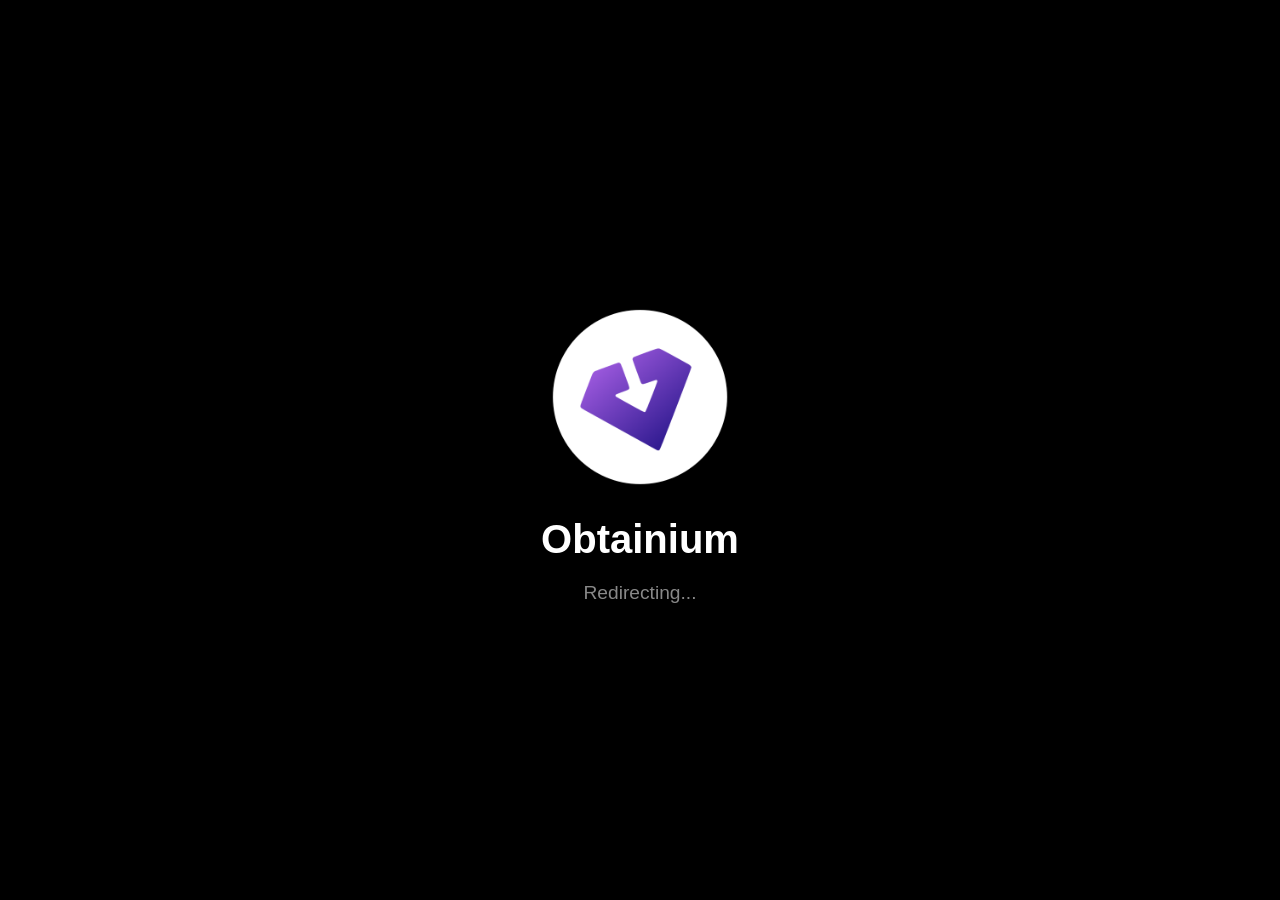
<file: obtainium.html>
<!DOCTYPE html>
<html lang="en">
<head>
    <meta charset="UTF-8">
    <meta name="viewport" content="width=device-width, initial-scale=1.0">
    <title>Echo Music - Obtainium Redirect</title>
    <style>
        * {
            margin: 0;
            padding: 0;
            box-sizing: border-box;
        }

        body {
            background-color: #000000;
            display: flex;
            justify-content: center;
            align-items: center;
            min-height: 100vh;
            font-family: -apple-system, BlinkMacSystemFont, 'Segoe UI', Roboto, Oxygen, Ubuntu, Cantarell, sans-serif;
        }

        .container {
            text-align: center;
            display: flex;
            flex-direction: column;
            align-items: center;
            gap: 20px;
        }

        .logo {
            max-width: 200px;
            width: 100%;
            height: auto;
            animation: fadeIn 0.5s ease-in;
        }

        .title {
            color: #ffffff;
            font-size: 2.5rem;
            font-weight: 600;
            animation: fadeIn 0.7s ease-in;
        }

        .redirect-text {
            color: #888888;
            font-size: 1.2rem;
            animation: fadeIn 0.9s ease-in;
        }

        @keyframes fadeIn {
            from {
                opacity: 0;
                transform: translateY(10px);
            }
            to {
                opacity: 1;
                transform: translateY(0);
            }
        }

        @media (max-width: 768px) {
            .logo {
                max-width: 150px;
            }

            .title {
                font-size: 2rem;
            }

            .redirect-text {
                font-size: 1rem;
            }
        }
    </style>
</head>
<body>
    <div class="container">
        <img src="Assets/obtainium.png" alt="Obtainium Logo" class="logo">
        <h1 class="title">Obtainium</h1>
        <p class="redirect-text">Redirecting...</p>
    </div>

    <script>
        setTimeout(function() {
            window.location.href = "https://apps.obtainium.imranr.dev/redirect?r=obtainium://app/%7B%22id%22%3A%22iad1tya.echo.music%22%2C%22url%22%3A%22https%3A%2F%2Fgithub.com%2Fiad1tya%2FEcho-Music%22%2C%22author%22%3A%22iad1tya%22%2C%22name%22%3A%22Echo%22%2C%22preferredApkIndex%22%3A0%2C%22additionalSettings%22%3A%22%7B%5C%22includePrereleases%5C%22%3Afalse%2C%5C%22fallbackToOlderReleases%5C%22%3Atrue%2C%5C%22filterReleaseTitlesByRegEx%5C%22%3A%5C%22%5C%22%2C%5C%22filterReleaseNotesByRegEx%5C%22%3A%5C%22%5C%22%2C%5C%22verifyLatestTag%5C%22%3Atrue%2C%5C%22sortMethodChoice%5C%22%3A%5C%22date%5C%22%2C%5C%22useLatestAssetDateAsReleaseDate%5C%22%3Atrue%2C%5C%22releaseTitleAsVersion%5C%22%3Atrue%2C%5C%22trackOnly%5C%22%3Afalse%2C%5C%22versionExtractionRegEx%5C%22%3A%5C%22%5C%22%2C%5C%22matchGroupToUse%5C%22%3A%5C%22%5C%22%2C%5C%22versionDetection%5C%22%3Atrue%2C%5C%22releaseDateAsVersion%5C%22%3Afalse%2C%5C%22useVersionCodeAsOSVersion%5C%22%3Afalse%2C%5C%22apkFilterRegEx%5C%22%3A%5C%22%5C%22%2C%5C%22invertAPKFilter%5C%22%3Afalse%2C%5C%22autoApkFilterByArch%5C%22%3Atrue%2C%5C%22appName%5C%22%3A%5C%22%5C%22%2C%5C%22appAuthor%5C%22%3A%5C%22%5C%22%2C%5C%22shizukuPretendToBeGooglePlay%5C%22%3Afalse%2C%5C%22allowInsecure%5C%22%3Afalse%2C%5C%22exemptFromBackgroundUpdates%5C%22%3Afalse%2C%5C%22skipUpdateNotifications%5C%22%3Afalse%2C%5C%22about%5C%22%3A%5C%22%5C%22%2C%5C%22refreshBeforeDownload%5C%22%3Atrue%2C%5C%22includeZips%5C%22%3Afalse%2C%5C%22zippedApkFilterRegEx%5C%22%3A%5C%22%5C%22%2C%5C%22github-creds%5C%22%3A%5C%22%5C%22%2C%5C%22GHReqPrefix%5C%22%3A%5C%22%5C%22%7D%22%2C%22overrideSource%22%3A%22GitHub%22%7D%0A%0A";
        }, 5000);
    </script>
</body>
</html>
</file>
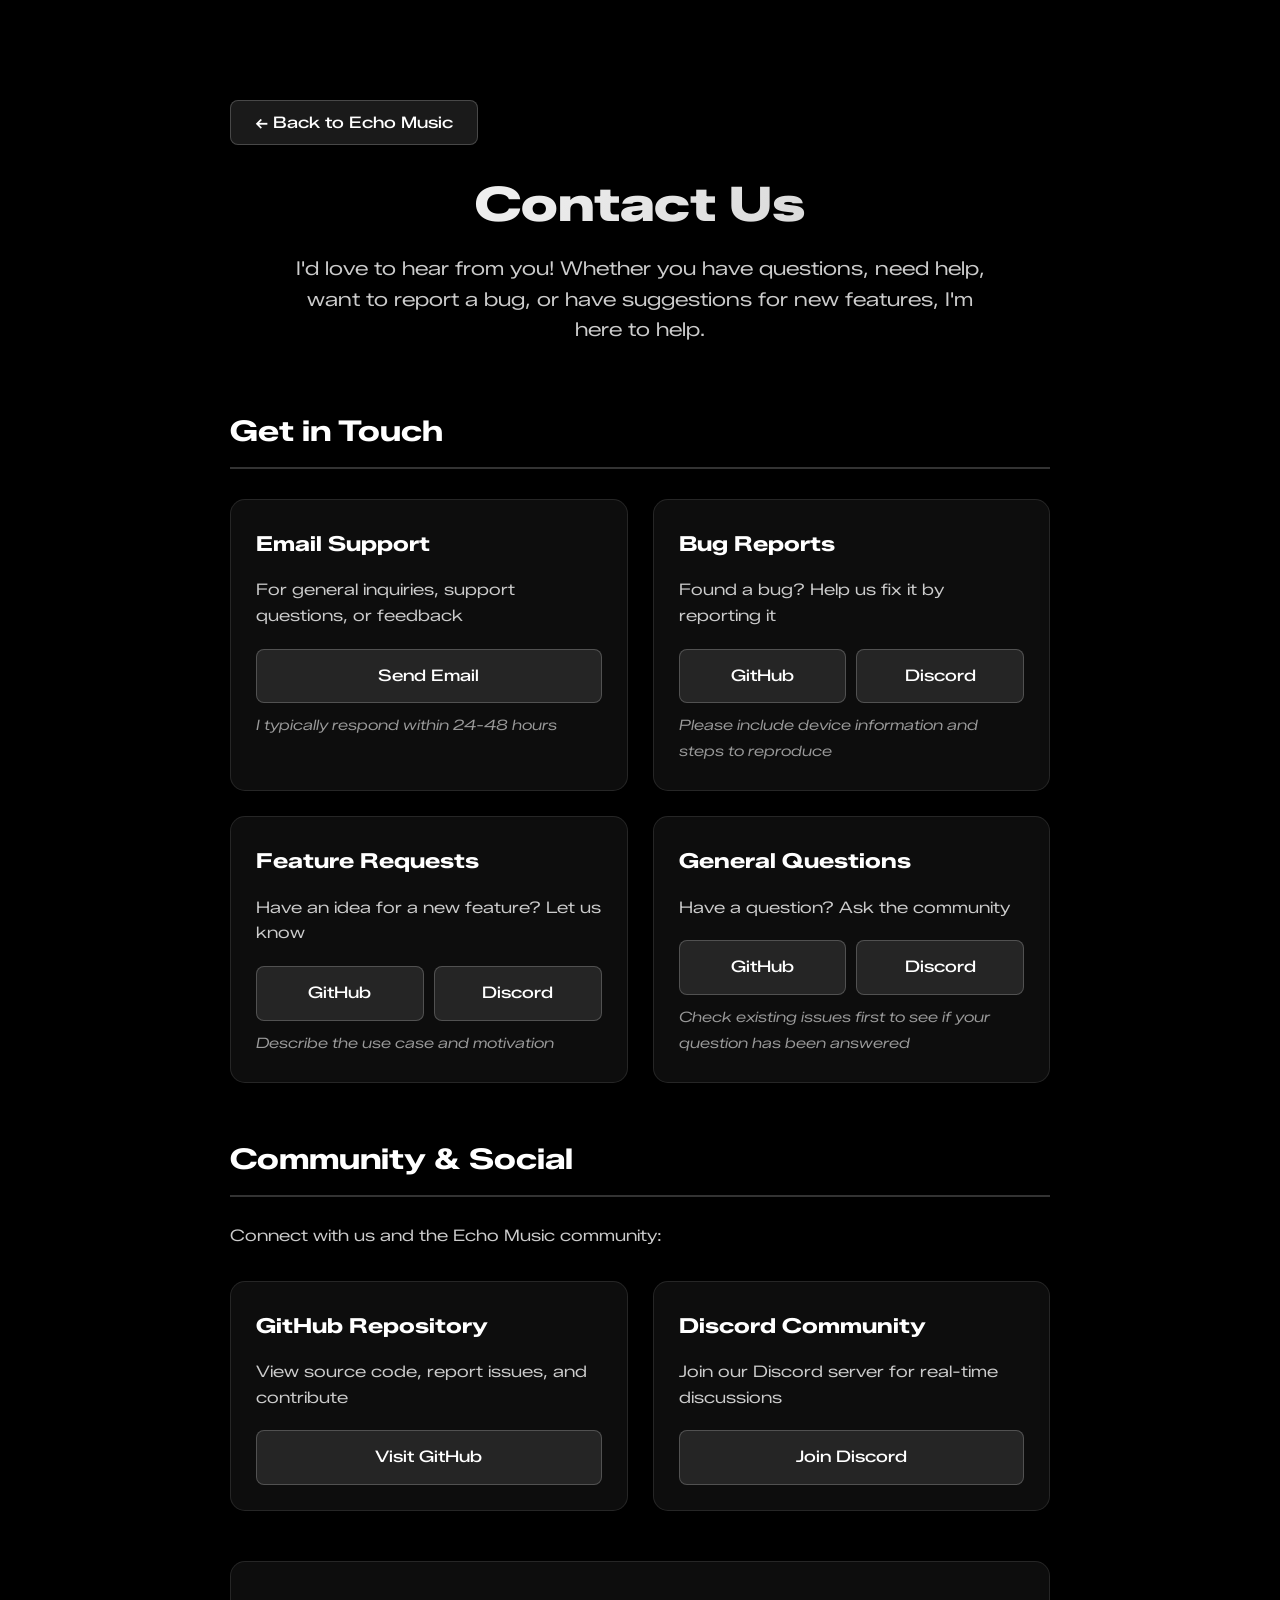
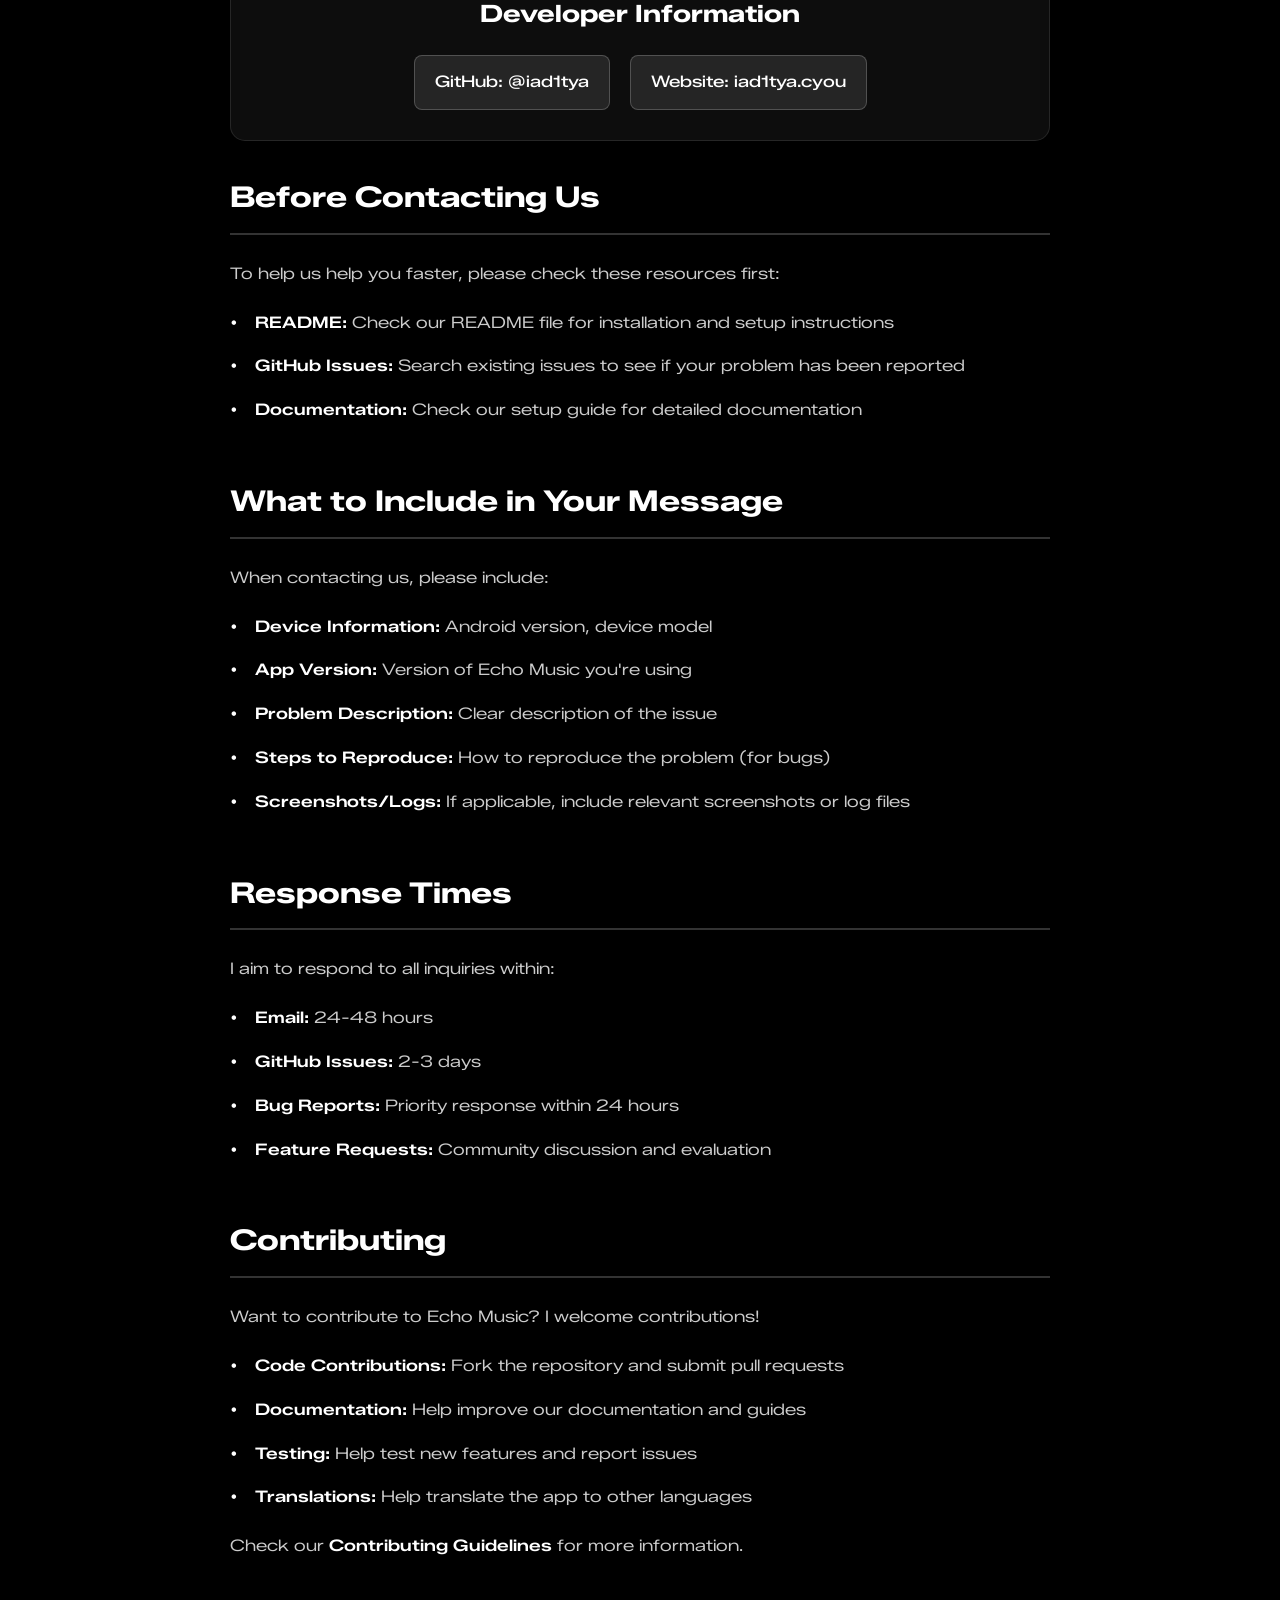
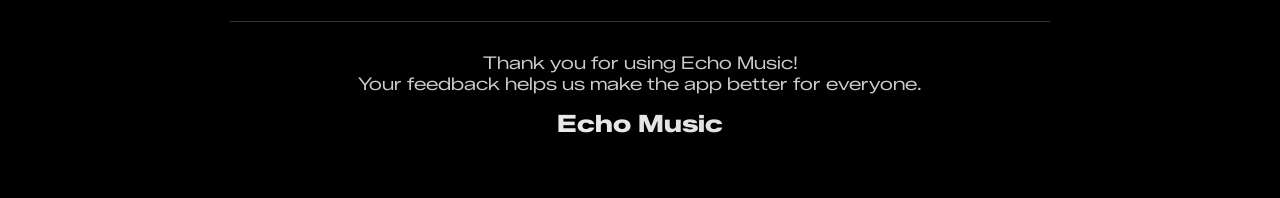
<file: p/contact.html>
<!DOCTYPE html>
<html lang="en">
  <head>
    <meta charset="UTF-8" />
    <meta name="viewport" content="width=device-width, initial-scale=1.0" />
    <title>Contact Us - Echo Music</title>
    <link rel="stylesheet" href="../styles.css" />
    <link rel="preconnect" href="https://fonts.googleapis.com" />
    <link rel="preconnect" href="https://fonts.gstatic.com" crossorigin />
    <link
      href="https://fonts.googleapis.com/css2?family=Zalando+Sans+Expanded:wght@400;500;600;700;800;900&display=swap"
      rel="stylesheet"
    />
    <style>
      .contact-container {
        max-width: 900px;
        margin: 0 auto;
        padding: 100px 40px 60px;
        background: #000000;
        min-height: 100vh;
        font-family: "Zalando Sans Expanded", sans-serif;
      }

      .contact-header {
        text-align: center;
        margin-bottom: 60px;
      }

      .contact-title {
        font-size: 3rem;
        font-weight: 900;
        color: #ffffff;
        margin-bottom: 20px;
        background: linear-gradient(135deg, #ffffff, #cccccc);
        -webkit-background-clip: text;
        -webkit-text-fill-color: transparent;
        background-clip: text;
      }

      .contact-subtitle {
        font-size: 1.2rem;
        color: #cccccc;
        line-height: 1.6;
        max-width: 700px;
        margin: 0 auto;
      }

      .contact-content {
        color: #ffffff;
        line-height: 1.8;
      }

      .contact-section {
        margin-bottom: 50px;
      }

      .section-title {
        font-size: 1.8rem;
        font-weight: 700;
        color: #ffffff;
        margin-bottom: 25px;
        border-bottom: 2px solid rgba(255, 255, 255, 0.2);
        padding-bottom: 10px;
      }

      .section-content {
        font-size: 1rem;
        color: #cccccc;
        margin-bottom: 20px;
      }

      .contact-grid {
        display: grid;
        grid-template-columns: repeat(auto-fit, minmax(300px, 1fr));
        gap: 25px;
        margin: 30px 0;
      }

      .contact-card {
        background: rgba(255, 255, 255, 0.05);
        border: 1px solid rgba(255, 255, 255, 0.1);
        border-radius: 15px;
        padding: 25px;
        transition: all 0.3s ease;
      }

      .contact-card:hover {
        background: rgba(255, 255, 255, 0.08);
        transform: translateY(-5px);
        box-shadow: 0 10px 30px rgba(255, 255, 255, 0.1);
      }

      .card-title {
        font-size: 1.3rem;
        font-weight: 700;
        color: #ffffff;
        margin-bottom: 15px;
      }

      .card-description {
        color: #cccccc;
        margin-bottom: 20px;
        line-height: 1.6;
      }

      .card-button {
        display: inline-block;
        color: #ffffff;
        text-decoration: none;
        padding: 12px 24px;
        background: rgba(255, 255, 255, 0.1);
        border-radius: 8px;
        border: 1px solid rgba(255, 255, 255, 0.2);
        transition: all 0.3s ease;
        font-weight: 500;
        text-align: center;
        width: 100%;
      }

      .card-button:hover {
        background: rgba(255, 255, 255, 0.2);
        transform: translateY(-2px);
      }

      .response-time {
        font-size: 0.9rem;
        color: #999999;
        margin-top: 10px;
        font-style: italic;
      }

      .developer-info {
        background: rgba(255, 255, 255, 0.05);
        border: 1px solid rgba(255, 255, 255, 0.1);
        border-radius: 15px;
        padding: 30px;
        margin: 30px 0;
      }

      .developer-title {
        font-size: 1.5rem;
        font-weight: 700;
        color: #ffffff;
        margin-bottom: 20px;
        text-align: center;
      }

      .developer-links {
        display: flex;
        justify-content: center;
        gap: 20px;
        flex-wrap: wrap;
      }

      .developer-link {
        color: #ffffff;
        text-decoration: none;
        padding: 12px 20px;
        background: rgba(255, 255, 255, 0.1);
        border-radius: 8px;
        border: 1px solid rgba(255, 255, 255, 0.2);
        transition: all 0.3s ease;
        font-weight: 500;
      }

      .developer-link:hover {
        background: rgba(255, 255, 255, 0.2);
        transform: translateY(-2px);
      }

      .resources-list {
        margin: 20px 0;
        padding-left: 0;
        list-style: none;
      }

      .resources-list li {
        margin-bottom: 15px;
        padding-left: 25px;
        position: relative;
        color: #cccccc;
      }

      .resources-list li::before {
        content: "•";
        color: #ffffff;
        font-weight: bold;
        position: absolute;
        left: 0;
      }

      .highlight-text {
        color: #ffffff;
        font-weight: 600;
      }

      .back-link {
        display: inline-block;
        margin-bottom: 30px;
        color: #ffffff;
        text-decoration: none;
        padding: 12px 24px;
        background: rgba(255, 255, 255, 0.1);
        border-radius: 8px;
        border: 1px solid rgba(255, 255, 255, 0.2);
        transition: all 0.3s ease;
        font-weight: 500;
      }

      .back-link:hover {
        background: rgba(255, 255, 255, 0.2);
        transform: translateY(-2px);
      }

      .thank-you {
        text-align: center;
        margin-top: 60px;
        padding-top: 30px;
        border-top: 1px solid rgba(255, 255, 255, 0.2);
        color: #cccccc;
        font-size: 1.1rem;
      }

      .echo-signature {
        font-size: 1.5rem;
        font-weight: 800;
        color: #ffffff;
        margin-top: 15px;
        background: linear-gradient(135deg, #ffffff, #cccccc);
        -webkit-background-clip: text;
        -webkit-text-fill-color: transparent;
        background-clip: text;
      }

      @media (max-width: 768px) {
        .contact-container {
          padding: 80px 20px 40px;
        }

        .contact-title {
          font-size: 2.2rem;
        }

        .contact-subtitle {
          font-size: 1rem;
        }

        .section-title {
          font-size: 1.5rem;
        }

        .contact-grid {
          grid-template-columns: 1fr;
        }

        .developer-links {
          flex-direction: column;
          align-items: center;
        }

        .developer-link {
          width: 200px;
          text-align: center;
        }
      }
    </style>
  </head>
  <body>
    <div class="contact-container">
      <a href="../index.html" class="back-link">← Back to Echo Music</a>

      <div class="contact-header">
        <h1 class="contact-title">Contact Us</h1>
        <p class="contact-subtitle">
          I'd love to hear from you! Whether you have questions, need help, want
          to report a bug, or have suggestions for new features, I'm here to
          help.
        </p>
      </div>

      <div class="contact-content">

        <div class="contact-section">
          <h2 class="section-title">Get in Touch</h2>
          <div class="contact-grid">
            <div class="contact-card">
              <h3 class="card-title">Email Support</h3>
              <p class="card-description">
                For general inquiries, support questions, or feedback
              </p>
              <a href="mailto:hello@echomusic.fun" class="card-button"
                >Send Email</a
              >
              <p class="response-time">
                I typically respond within 24-48 hours
              </p>
            </div>

            <div class="contact-card">
              <h3 class="card-title">Bug Reports</h3>
              <p class="card-description">
                Found a bug? Help us fix it by reporting it
              </p>
              <div style="display: flex; gap: 10px; margin-top: 15px">
                <a
                  href="https://github.com/iad1tya/Echo-Music/issues"
                  class="card-button"
                  style="flex: 1"
                  >GitHub</a
                >
                <a
                  href="https://discord.com/invite/EcfV3AxH5c"
                  class="card-button"
                  style="flex: 1"
                  >Discord</a
                >
              </div>
              <p class="response-time">
                Please include device information and steps to reproduce
              </p>
            </div>

            <div class="contact-card">
              <h3 class="card-title">Feature Requests</h3>
              <p class="card-description">
                Have an idea for a new feature? Let us know
              </p>
              <div style="display: flex; gap: 10px; margin-top: 15px">
                <a
                  href="https://github.com/iad1tya/Echo-Music/issues"
                  class="card-button"
                  style="flex: 1"
                  >GitHub</a
                >
                <a
                  href="https://discord.com/invite/EcfV3AxH5c"
                  class="card-button"
                  style="flex: 1"
                  >Discord</a
                >
              </div>
              <p class="response-time">Describe the use case and motivation</p>
            </div>

            <div class="contact-card">
              <h3 class="card-title">General Questions</h3>
              <p class="card-description">Have a question? Ask the community</p>
              <div style="display: flex; gap: 10px; margin-top: 15px">
                <a
                  href="https://github.com/iad1tya/Echo-Music/discussions"
                  class="card-button"
                  style="flex: 1"
                  >GitHub</a
                >
                <a
                  href="https://discord.com/invite/EcfV3AxH5c"
                  class="card-button"
                  style="flex: 1"
                  >Discord</a
                >
              </div>
              <p class="response-time">
                Check existing issues first to see if your question has been
                answered
              </p>
            </div>
          </div>
        </div>

        <div class="contact-section">
          <h2 class="section-title">Community & Social</h2>
          <p class="section-content">
            Connect with us and the Echo Music community:
          </p>
          <div class="contact-grid">
            <div class="contact-card">
              <h3 class="card-title">GitHub Repository</h3>
              <p class="card-description">
                View source code, report issues, and contribute
              </p>
              <a
                href="https://github.com/iad1tya/Echo-Music"
                class="card-button"
                >Visit GitHub</a
              >
            </div>

            <div class="contact-card">
              <h3 class="card-title">Discord Community</h3>
              <p class="card-description">
                Join our Discord server for real-time discussions
              </p>
              <a
                href="https://discord.com/invite/EcfV3AxH5c"
                class="card-button"
                >Join Discord</a
              >
            </div>
          </div>
        </div>


        <div class="developer-info">
          <h3 class="developer-title">Developer Information</h3>
          <div class="developer-links">
            <a href="https://github.com/iad1tya" class="developer-link"
              >GitHub: @iad1tya</a
            >
            <a href="https://iad1tya.cyou" class="developer-link"
              >Website: iad1tya.cyou</a
            >
          </div>
        </div>

        <div class="contact-section">
          <h2 class="section-title">Before Contacting Us</h2>
          <p class="section-content">
            To help us help you faster, please check these resources first:
          </p>
          <ul class="resources-list">
            <li>
              <span class="highlight-text">README:</span> Check our README file
              for installation and setup instructions
            </li>
            <li>
              <span class="highlight-text">GitHub Issues:</span> Search existing
              issues to see if your problem has been reported
            </li>
            <li>
              <span class="highlight-text">Documentation:</span> Check our setup
              guide for detailed documentation
            </li>
          </ul>
        </div>

        <div class="contact-section">
          <h2 class="section-title">What to Include in Your Message</h2>
          <p class="section-content">When contacting us, please include:</p>
          <ul class="resources-list">
            <li>
              <span class="highlight-text">Device Information:</span> Android
              version, device model
            </li>
            <li>
              <span class="highlight-text">App Version:</span> Version of Echo
              Music you're using
            </li>
            <li>
              <span class="highlight-text">Problem Description:</span> Clear
              description of the issue
            </li>
            <li>
              <span class="highlight-text">Steps to Reproduce:</span> How to
              reproduce the problem (for bugs)
            </li>
            <li>
              <span class="highlight-text">Screenshots/Logs:</span> If
              applicable, include relevant screenshots or log files
            </li>
          </ul>
        </div>

        <div class="contact-section">
          <h2 class="section-title">Response Times</h2>
          <p class="section-content">
            I aim to respond to all inquiries within:
          </p>
          <ul class="resources-list">
            <li><span class="highlight-text">Email:</span> 24-48 hours</li>
            <li><span class="highlight-text">GitHub Issues:</span> 2-3 days</li>
            <li>
              <span class="highlight-text">Bug Reports:</span> Priority response
              within 24 hours
            </li>
            <li>
              <span class="highlight-text">Feature Requests:</span> Community
              discussion and evaluation
            </li>
          </ul>
        </div>

        <div class="contact-section">
          <h2 class="section-title">Contributing</h2>
          <p class="section-content">
            Want to contribute to Echo Music? I welcome contributions!
          </p>
          <ul class="resources-list">
            <li>
              <span class="highlight-text">Code Contributions:</span> Fork the
              repository and submit pull requests
            </li>
            <li>
              <span class="highlight-text">Documentation:</span> Help improve
              our documentation and guides
            </li>
            <li>
              <span class="highlight-text">Testing:</span> Help test new
              features and report issues
            </li>
            <li>
              <span class="highlight-text">Translations:</span> Help translate
              the app to other languages
            </li>
          </ul>
          <p class="section-content">
            Check our
            <span class="highlight-text">Contributing Guidelines</span> for more
            information.
          </p>
        </div>
      </div>

      <div class="thank-you">
        <p>Thank you for using Echo Music!</p>
        <p>Your feedback helps us make the app better for everyone.</p>
        <div class="echo-signature">Echo Music</div>
      </div>
    </div>
  </body>
</html>
</file>
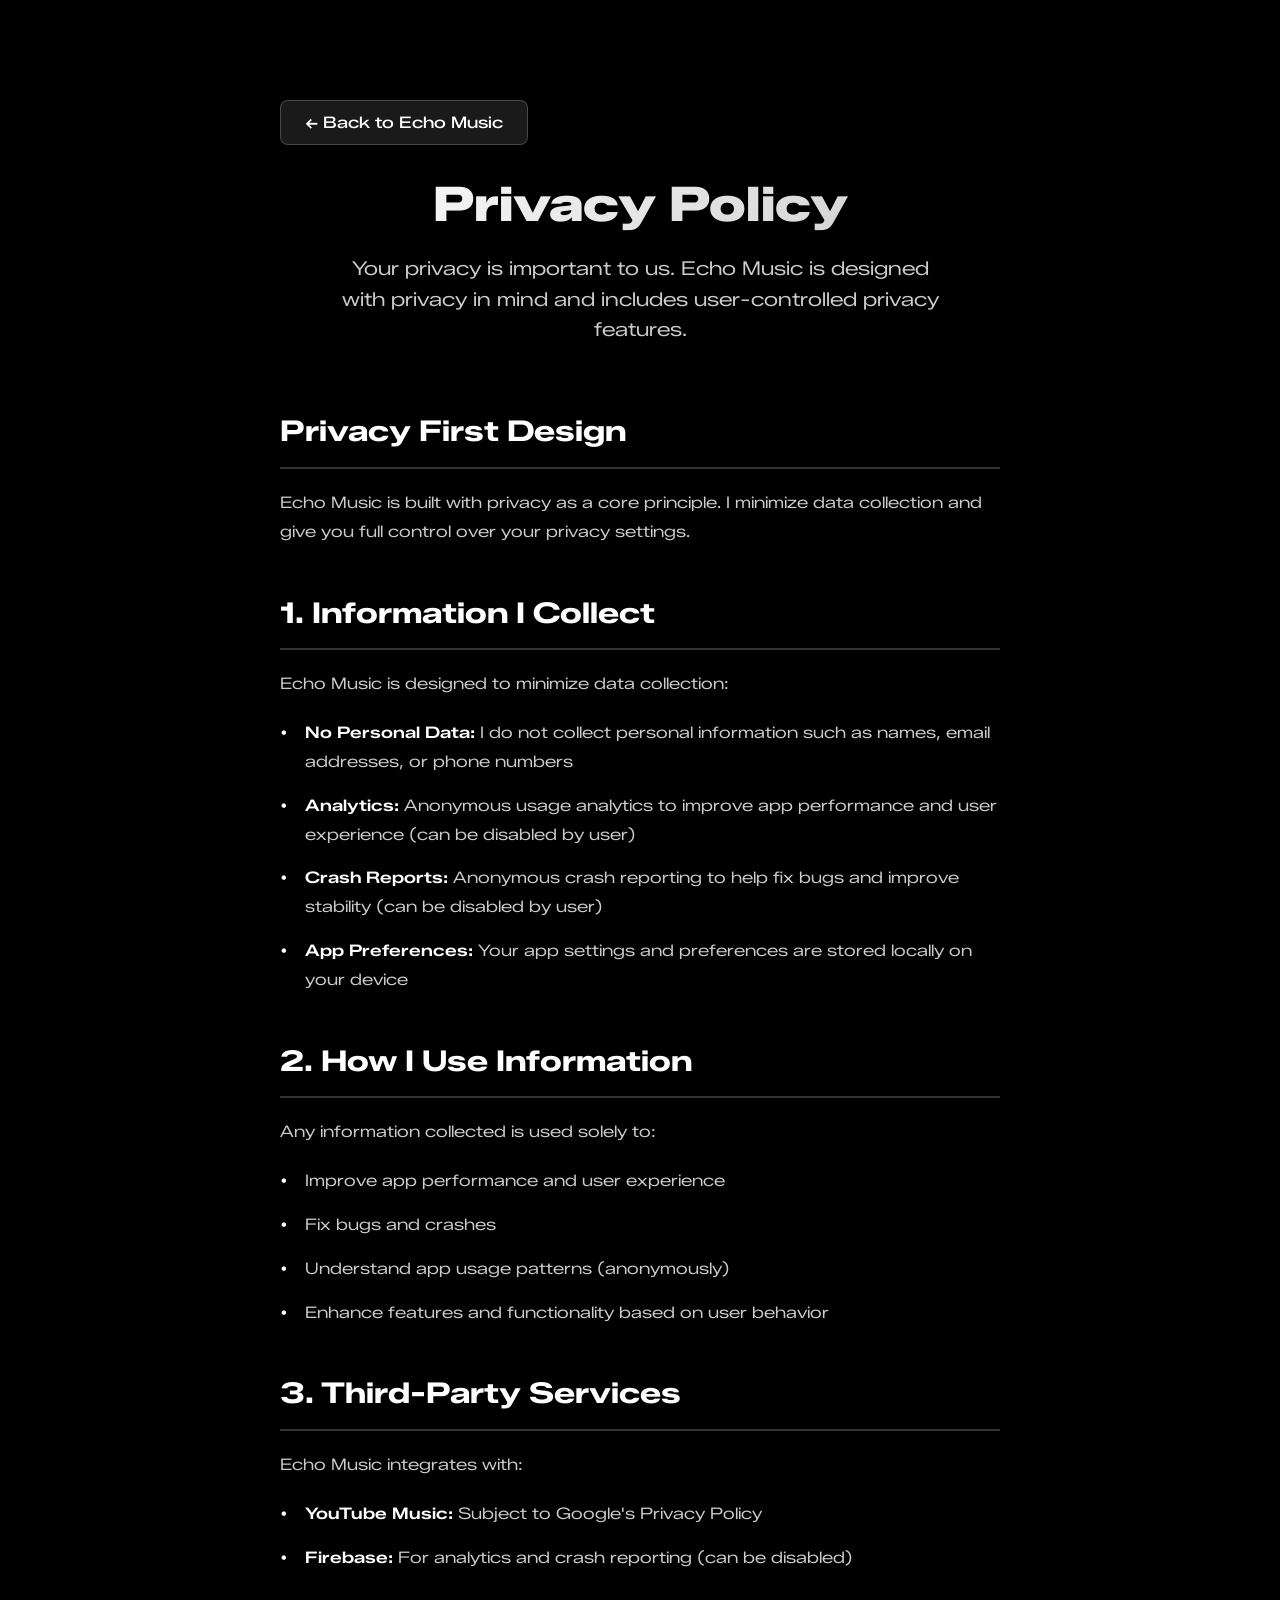
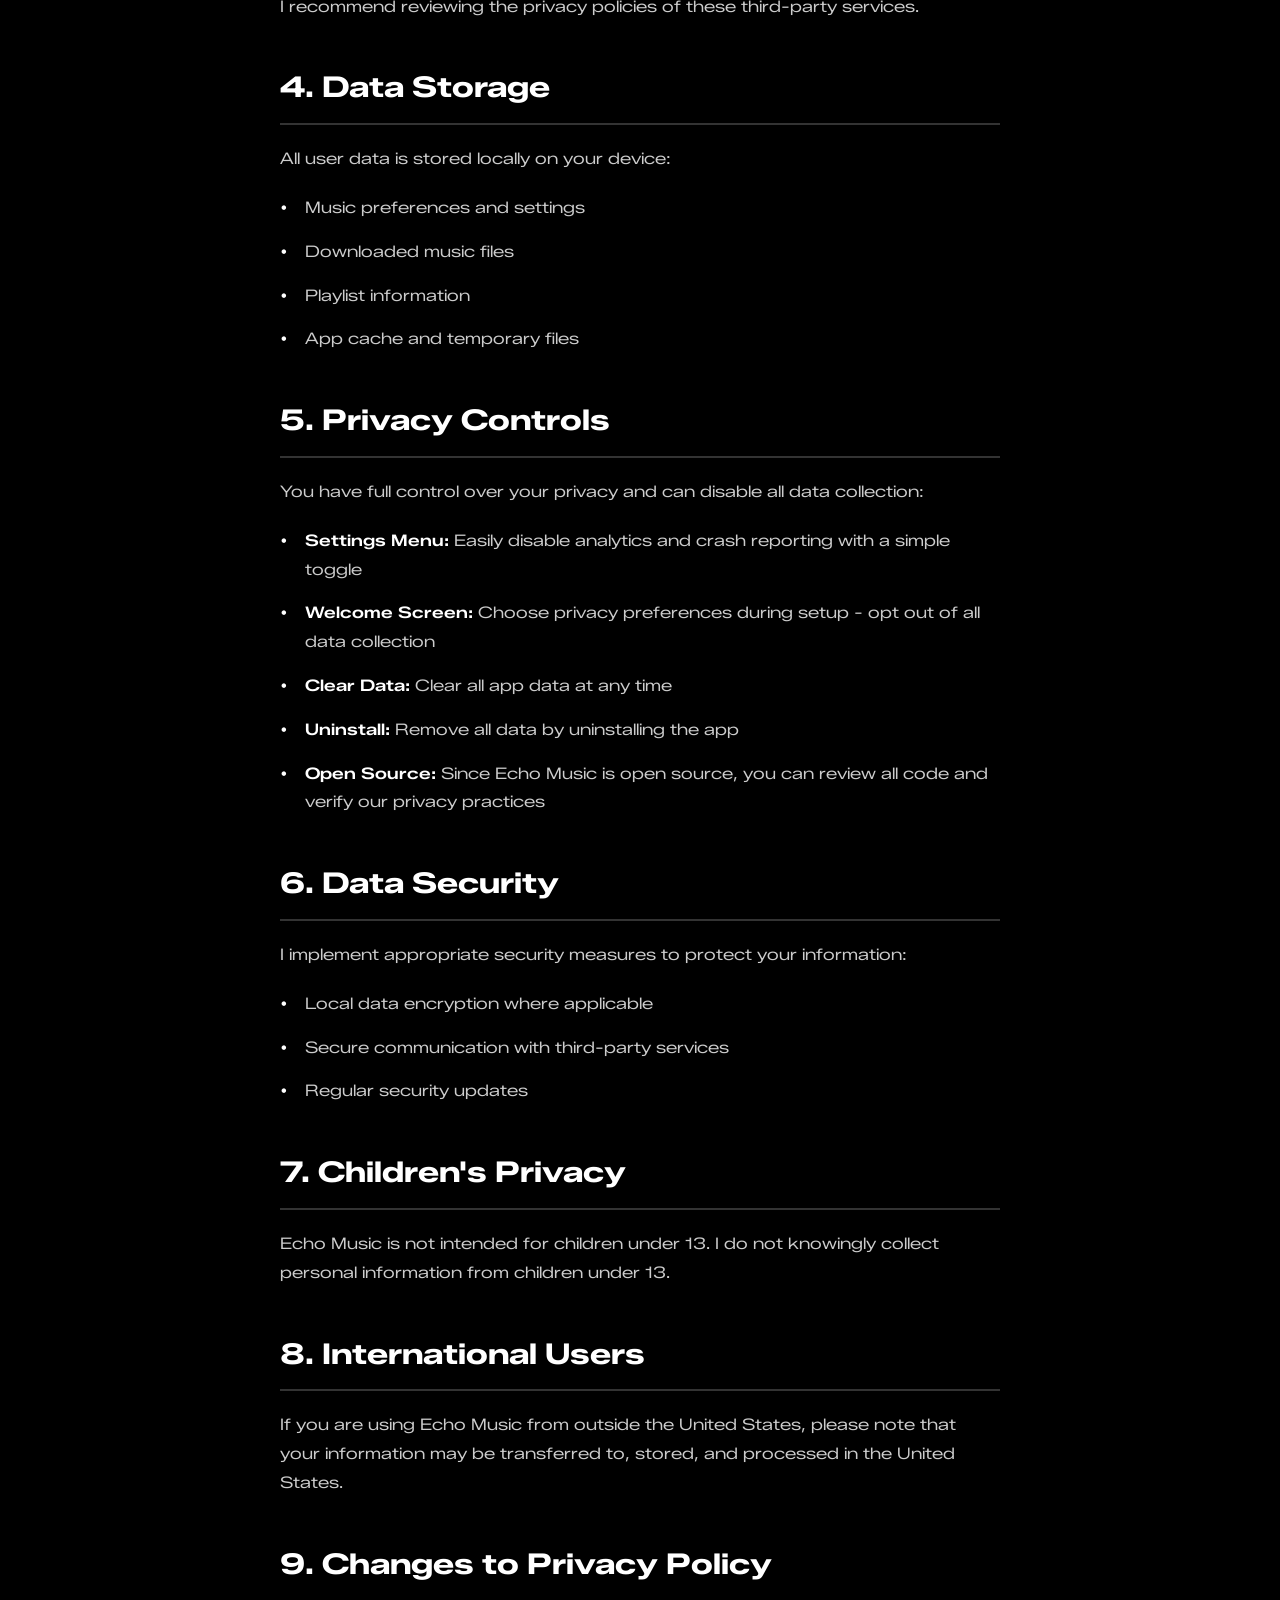
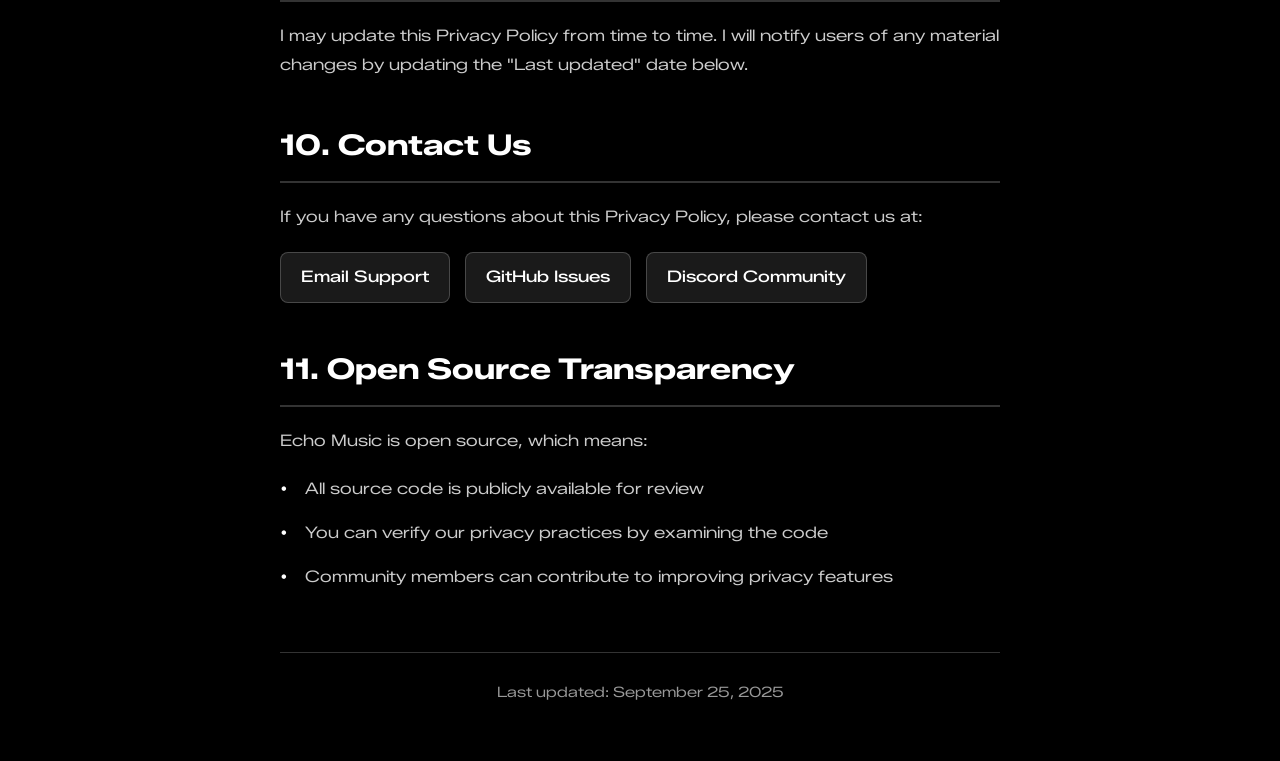
<file: p/privacy-policy.html>
<!DOCTYPE html>
<html lang="en">
  <head>
    <meta charset="UTF-8" />
    <meta name="viewport" content="width=device-width, initial-scale=1.0" />
    <title>Privacy Policy - Echo Music</title>
    <link rel="stylesheet" href="../styles.css" />
    <link rel="preconnect" href="https://fonts.googleapis.com" />
    <link rel="preconnect" href="https://fonts.gstatic.com" crossorigin />
    <link
      href="https://fonts.googleapis.com/css2?family=Zalando+Sans+Expanded:wght@400;500;600;700;800;900&display=swap"
      rel="stylesheet"
    />
    <style>
      .privacy-container {
        max-width: 800px;
        margin: 0 auto;
        padding: 100px 40px 60px;
        background: #000000;
        min-height: 100vh;
        font-family: "Zalando Sans Expanded", sans-serif;
      }

      .privacy-header {
        text-align: center;
        margin-bottom: 60px;
      }

      .privacy-title {
        font-size: 3rem;
        font-weight: 900;
        color: #ffffff;
        margin-bottom: 20px;
        background: linear-gradient(135deg, #ffffff, #cccccc);
        -webkit-background-clip: text;
        -webkit-text-fill-color: transparent;
        background-clip: text;
      }

      .privacy-subtitle {
        font-size: 1.2rem;
        color: #cccccc;
        line-height: 1.6;
        max-width: 600px;
        margin: 0 auto;
      }

      .privacy-content {
        color: #ffffff;
        line-height: 1.8;
      }

      .privacy-section {
        margin-bottom: 40px;
      }

      .section-title {
        font-size: 1.8rem;
        font-weight: 700;
        color: #ffffff;
        margin-bottom: 20px;
        border-bottom: 2px solid rgba(255, 255, 255, 0.2);
        padding-bottom: 10px;
      }

      .section-content {
        font-size: 1rem;
        color: #cccccc;
        margin-bottom: 20px;
      }

      .privacy-list {
        margin: 20px 0;
        padding-left: 0;
        list-style: none;
      }

      .privacy-list li {
        margin-bottom: 15px;
        padding-left: 25px;
        position: relative;
        color: #cccccc;
      }

      .privacy-list li::before {
        content: "•";
        color: #ffffff;
        font-weight: bold;
        position: absolute;
        left: 0;
      }

      .highlight-box {
        background: rgba(255, 255, 255, 0.05);
        border: 1px solid rgba(255, 255, 255, 0.1);
        border-radius: 10px;
        padding: 25px;
        margin: 25px 0;
      }

      .highlight-text {
        color: #ffffff;
        font-weight: 600;
      }

      .contact-links {
        display: flex;
        flex-wrap: wrap;
        gap: 15px;
        margin-top: 15px;
      }

      .contact-link {
        color: #ffffff;
        text-decoration: none;
        padding: 10px 20px;
        background: rgba(255, 255, 255, 0.1);
        border-radius: 8px;
        border: 1px solid rgba(255, 255, 255, 0.2);
        transition: all 0.3s ease;
        font-weight: 500;
      }

      .contact-link:hover {
        background: rgba(255, 255, 255, 0.2);
        transform: translateY(-2px);
      }

      .last-updated {
        text-align: center;
        margin-top: 60px;
        padding-top: 30px;
        border-top: 1px solid rgba(255, 255, 255, 0.2);
        color: #999999;
        font-size: 0.9rem;
      }

      .back-link {
        display: inline-block;
        margin-bottom: 30px;
        color: #ffffff;
        text-decoration: none;
        padding: 12px 24px;
        background: rgba(255, 255, 255, 0.1);
        border-radius: 8px;
        border: 1px solid rgba(255, 255, 255, 0.2);
        transition: all 0.3s ease;
        font-weight: 500;
      }

      .back-link:hover {
        background: rgba(255, 255, 255, 0.2);
        transform: translateY(-2px);
      }

      @media (max-width: 768px) {
        .privacy-container {
          padding: 80px 20px 40px;
        }

        .privacy-title {
          font-size: 2.2rem;
        }

        .privacy-subtitle {
          font-size: 1rem;
        }

        .section-title {
          font-size: 1.5rem;
        }

        .contact-links {
          flex-direction: column;
        }

        .contact-link {
          text-align: center;
        }
      }
    </style>
  </head>
  <body>
    <div class="privacy-container">
      <a href="../index.html" class="back-link">← Back to Echo Music</a>

      <div class="privacy-header">
        <h1 class="privacy-title">Privacy Policy</h1>
        <p class="privacy-subtitle">
          Your privacy is important to us. Echo Music is designed with privacy
          in mind and includes user-controlled privacy features.
        </p>
      </div>

      <div class="privacy-content">

        <div class="privacy-section">
          <h2 class="section-title">Privacy First Design</h2>
          <p class="section-content">
            Echo Music is built with privacy as a core principle. I minimize
            data collection and give you full control over your privacy
            settings.
          </p>
        </div>

        <div class="privacy-section">
          <h2 class="section-title">1. Information I Collect</h2>
          <p class="section-content">
            Echo Music is designed to minimize data collection:
          </p>
          <ul class="privacy-list">
            <li>
              <span class="highlight-text">No Personal Data:</span> I do not
              collect personal information such as names, email addresses, or
              phone numbers
            </li>
            <li>
              <span class="highlight-text">Analytics:</span> Anonymous usage
              analytics to improve app performance and user experience (can be
              disabled by user)
            </li>
            <li>
              <span class="highlight-text">Crash Reports:</span> Anonymous crash
              reporting to help fix bugs and improve stability (can be disabled
              by user)
            </li>
            <li>
              <span class="highlight-text">App Preferences:</span> Your app
              settings and preferences are stored locally on your device
            </li>
          </ul>
        </div>

        <div class="privacy-section">
          <h2 class="section-title">2. How I Use Information</h2>
          <p class="section-content">
            Any information collected is used solely to:
          </p>
          <ul class="privacy-list">
            <li>Improve app performance and user experience</li>
            <li>Fix bugs and crashes</li>
            <li>Understand app usage patterns (anonymously)</li>
            <li>Enhance features and functionality based on user behavior</li>
          </ul>
        </div>

        <div class="privacy-section">
          <h2 class="section-title">3. Third-Party Services</h2>
          <p class="section-content">Echo Music integrates with:</p>
          <ul class="privacy-list">
            <li>
              <span class="highlight-text">YouTube Music:</span> Subject to
              Google's Privacy Policy
            </li>
            <li>
              <span class="highlight-text">Firebase:</span> For analytics and
              crash reporting (can be disabled)
            </li>
          </ul>
          <p class="section-content">
            I recommend reviewing the privacy policies of these third-party
            services.
          </p>
        </div>

        <div class="privacy-section">
          <h2 class="section-title">4. Data Storage</h2>
          <p class="section-content">
            All user data is stored locally on your device:
          </p>
          <ul class="privacy-list">
            <li>Music preferences and settings</li>
            <li>Downloaded music files</li>
            <li>Playlist information</li>
            <li>App cache and temporary files</li>
          </ul>
        </div>

        <div class="privacy-section">
          <h2 class="section-title">5. Privacy Controls</h2>
          <p class="section-content">
            You have full control over your privacy and can disable all data
            collection:
          </p>
          <ul class="privacy-list">
            <li>
              <span class="highlight-text">Settings Menu:</span> Easily disable
              analytics and crash reporting with a simple toggle
            </li>
            <li>
              <span class="highlight-text">Welcome Screen:</span> Choose privacy
              preferences during setup - opt out of all data collection
            </li>
            <li>
              <span class="highlight-text">Clear Data:</span> Clear all app data
              at any time
            </li>
            <li>
              <span class="highlight-text">Uninstall:</span> Remove all data by
              uninstalling the app
            </li>
            <li>
              <span class="highlight-text">Open Source:</span> Since Echo Music
              is open source, you can review all code and verify our privacy
              practices
            </li>
          </ul>
        </div>

        <div class="privacy-section">
          <h2 class="section-title">6. Data Security</h2>
          <p class="section-content">
            I implement appropriate security measures to protect your
            information:
          </p>
          <ul class="privacy-list">
            <li>Local data encryption where applicable</li>
            <li>Secure communication with third-party services</li>
            <li>Regular security updates</li>
          </ul>
        </div>


        <div class="privacy-section">
          <h2 class="section-title">7. Children's Privacy</h2>
          <p class="section-content">
            Echo Music is not intended for children under 13. I do not knowingly
            collect personal information from children under 13.
          </p>
        </div>

        <div class="privacy-section">
          <h2 class="section-title">8. International Users</h2>
          <p class="section-content">
            If you are using Echo Music from outside the United States, please
            note that your information may be transferred to, stored, and
            processed in the United States.
          </p>
        </div>

        <div class="privacy-section">
          <h2 class="section-title">9. Changes to Privacy Policy</h2>
          <p class="section-content">
            I may update this Privacy Policy from time to time. I will notify
            users of any material changes by updating the "Last updated" date
            below.
          </p>
        </div>

        <div class="privacy-section">
          <h2 class="section-title">10. Contact Us</h2>
          <p class="section-content">
            If you have any questions about this Privacy Policy, please contact
            us at:
          </p>
          <div class="contact-links">
            <a href="mailto:hello@echomusic.fun" class="contact-link"
              >Email Support</a
            >
            <a
              href="https://github.com/iad1tya/Echo-Music/issues"
              class="contact-link"
              >GitHub Issues</a
            >
            <a href="https://discord.com/invite/EcfV3AxH5c" class="contact-link"
              >Discord Community</a
            >
          </div>
        </div>

        <div class="privacy-section">
          <h2 class="section-title">11. Open Source Transparency</h2>
          <p class="section-content">Echo Music is open source, which means:</p>
          <ul class="privacy-list">
            <li>All source code is publicly available for review</li>
            <li>You can verify our privacy practices by examining the code</li>
            <li>
              Community members can contribute to improving privacy features
            </li>
          </ul>
        </div>
      </div>

      <div class="last-updated">
        <p>Last updated: September 25, 2025</p>
      </div>
    </div>
  </body>
</html>
</file>
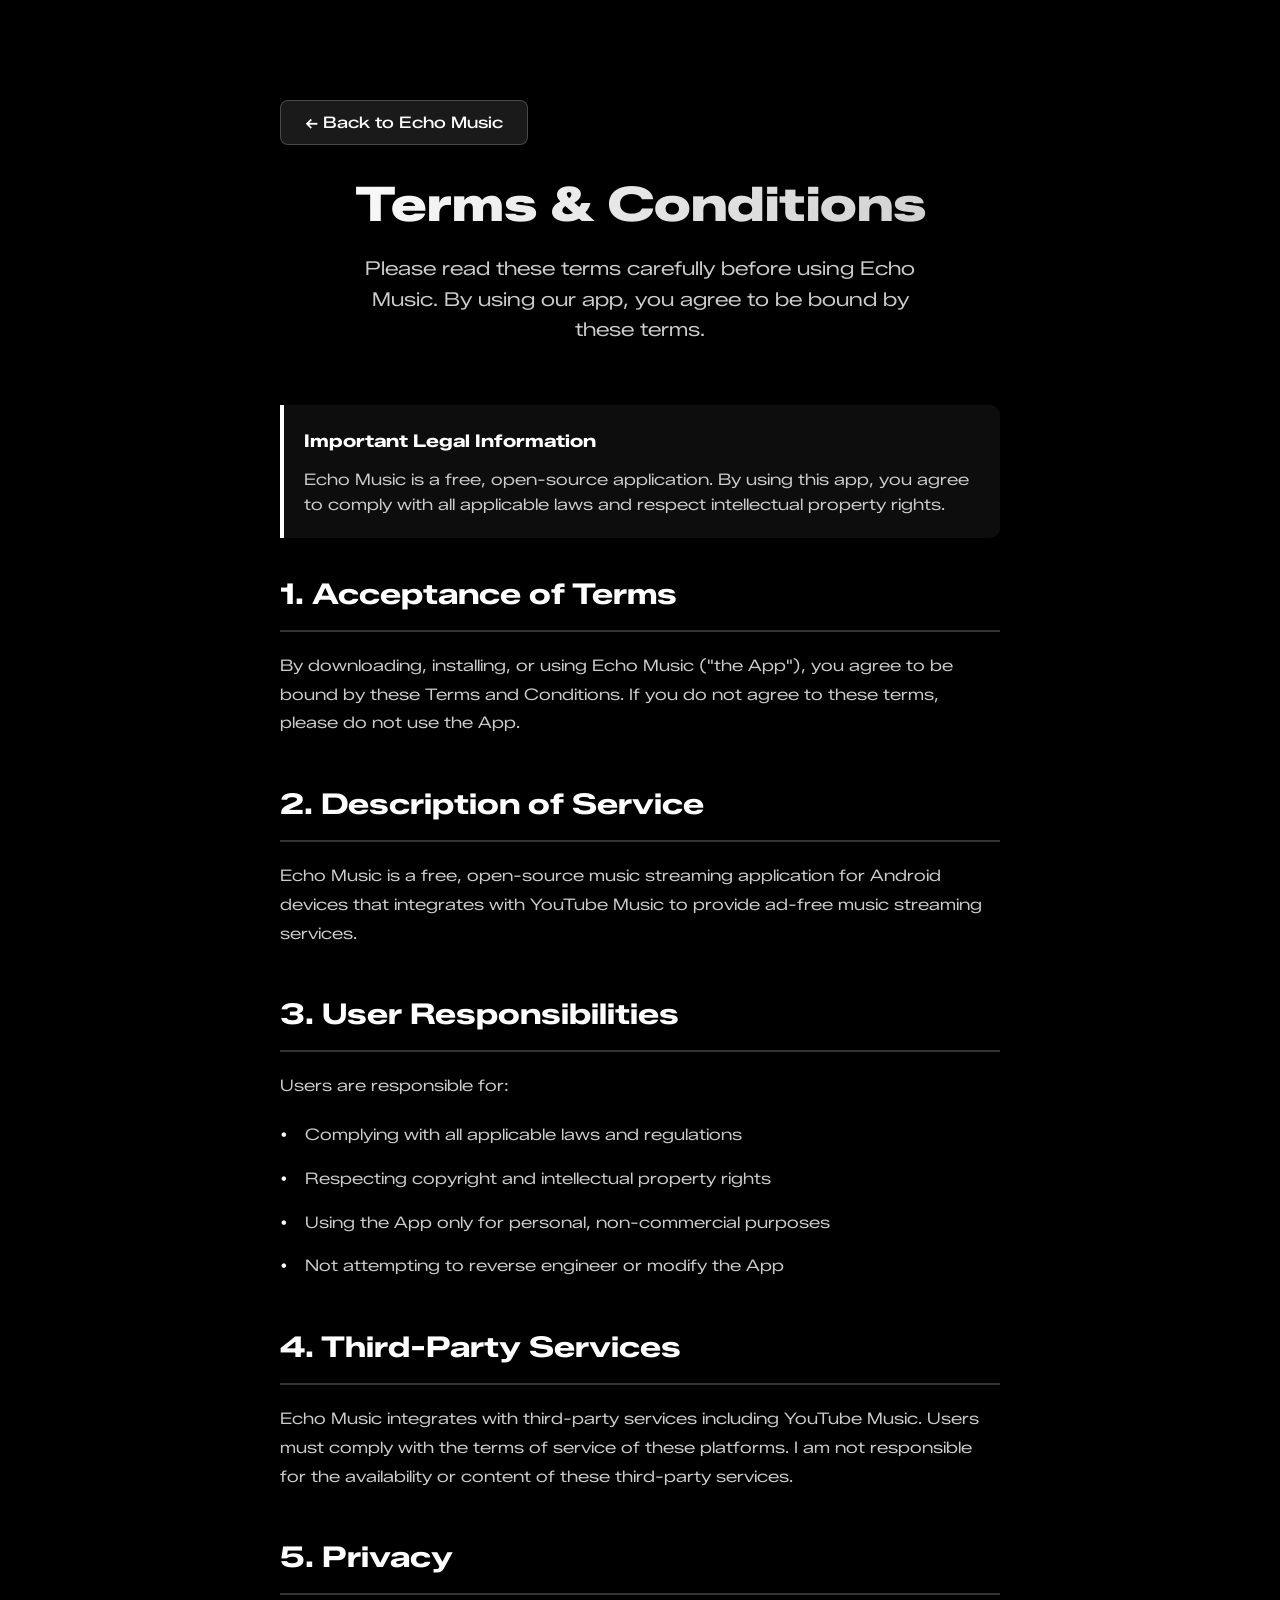
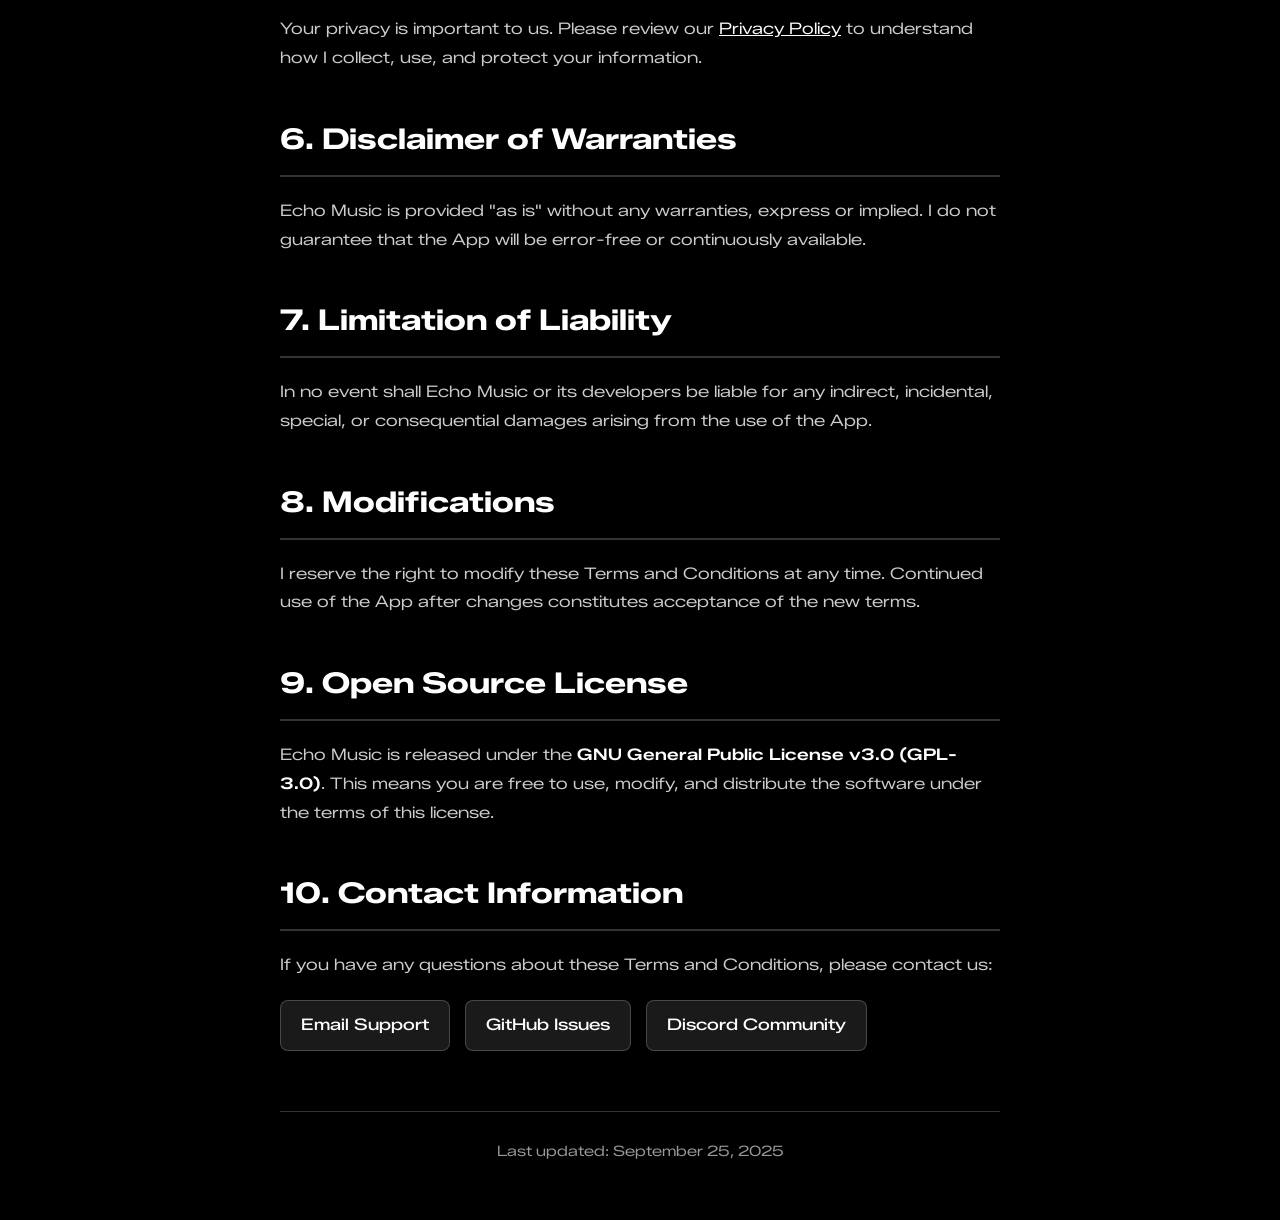
<file: p/toc.html>
<!DOCTYPE html>
<html lang="en">
  <head>
    <meta charset="UTF-8" />
    <meta name="viewport" content="width=device-width, initial-scale=1.0" />
    <title>Terms & Conditions - Echo Music</title>
    <link rel="stylesheet" href="../styles.css" />
    <link rel="preconnect" href="https://fonts.googleapis.com" />
    <link rel="preconnect" href="https://fonts.gstatic.com" crossorigin />
    <link
      href="https://fonts.googleapis.com/css2?family=Zalando+Sans+Expanded:wght@400;500;600;700;800;900&display=swap"
      rel="stylesheet"
    />
    <style>
      .terms-container {
        max-width: 800px;
        margin: 0 auto;
        padding: 100px 40px 60px;
        background: #000000;
        min-height: 100vh;
        font-family: "Zalando Sans Expanded", sans-serif;
      }

      .terms-header {
        text-align: center;
        margin-bottom: 60px;
      }

      .terms-title {
        font-size: 3rem;
        font-weight: 900;
        color: #ffffff;
        margin-bottom: 20px;
        background: linear-gradient(135deg, #ffffff, #cccccc);
        -webkit-background-clip: text;
        -webkit-text-fill-color: transparent;
        background-clip: text;
      }

      .terms-subtitle {
        font-size: 1.2rem;
        color: #cccccc;
        line-height: 1.6;
        max-width: 600px;
        margin: 0 auto;
      }

      .terms-content {
        color: #ffffff;
        line-height: 1.8;
      }

      .terms-section {
        margin-bottom: 40px;
      }

      .section-title {
        font-size: 1.8rem;
        font-weight: 700;
        color: #ffffff;
        margin-bottom: 20px;
        border-bottom: 2px solid rgba(255, 255, 255, 0.2);
        padding-bottom: 10px;
      }

      .section-content {
        font-size: 1rem;
        color: #cccccc;
        margin-bottom: 20px;
      }

      .terms-list {
        margin: 20px 0;
        padding-left: 0;
        list-style: none;
      }

      .terms-list li {
        margin-bottom: 15px;
        padding-left: 25px;
        position: relative;
        color: #cccccc;
      }

      .terms-list li::before {
        content: "•";
        color: #ffffff;
        font-weight: bold;
        position: absolute;
        left: 0;
      }

      .highlight-box {
        background: rgba(255, 255, 255, 0.05);
        border: 1px solid rgba(255, 255, 255, 0.1);
        border-radius: 10px;
        padding: 25px;
        margin: 25px 0;
      }

      .highlight-text {
        color: #ffffff;
        font-weight: 600;
      }

      .contact-links {
        display: flex;
        flex-wrap: wrap;
        gap: 15px;
        margin-top: 15px;
      }

      .contact-link {
        color: #ffffff;
        text-decoration: none;
        padding: 10px 20px;
        background: rgba(255, 255, 255, 0.1);
        border-radius: 8px;
        border: 1px solid rgba(255, 255, 255, 0.2);
        transition: all 0.3s ease;
        font-weight: 500;
      }

      .contact-link:hover {
        background: rgba(255, 255, 255, 0.2);
        transform: translateY(-2px);
      }

      .last-updated {
        text-align: center;
        margin-top: 60px;
        padding-top: 30px;
        border-top: 1px solid rgba(255, 255, 255, 0.2);
        color: #999999;
        font-size: 0.9rem;
      }

      .back-link {
        display: inline-block;
        margin-bottom: 30px;
        color: #ffffff;
        text-decoration: none;
        padding: 12px 24px;
        background: rgba(255, 255, 255, 0.1);
        border-radius: 8px;
        border: 1px solid rgba(255, 255, 255, 0.2);
        transition: all 0.3s ease;
        font-weight: 500;
      }

      .back-link:hover {
        background: rgba(255, 255, 255, 0.2);
        transform: translateY(-2px);
      }

      .important-notice {
        background: rgba(255, 255, 255, 0.05);
        border-left: 4px solid #ffffff;
        padding: 20px;
        margin: 30px 0;
        border-radius: 0 10px 10px 0;
      }

      .important-notice .notice-title {
        color: #ffffff;
        font-weight: 700;
        font-size: 1.1rem;
        margin-bottom: 10px;
      }

      .important-notice .notice-content {
        color: #cccccc;
        line-height: 1.6;
      }

      @media (max-width: 768px) {
        .terms-container {
          padding: 80px 20px 40px;
        }

        .terms-title {
          font-size: 2.2rem;
        }

        .terms-subtitle {
          font-size: 1rem;
        }

        .section-title {
          font-size: 1.5rem;
        }

        .contact-links {
          flex-direction: column;
        }

        .contact-link {
          text-align: center;
        }
      }
    </style>
  </head>
  <body>
    <div class="terms-container">
      <a href="../index.html" class="back-link">← Back to Echo Music</a>

      <div class="terms-header">
        <h1 class="terms-title">Terms & Conditions</h1>
        <p class="terms-subtitle">
          Please read these terms carefully before using Echo Music. By using
          our app, you agree to be bound by these terms.
        </p>
      </div>

      <div class="terms-content">

        <div class="important-notice">
          <div class="notice-title">Important Legal Information</div>
          <div class="notice-content">
            Echo Music is a free, open-source application. By using this app,
            you agree to comply with all applicable laws and respect
            intellectual property rights.
          </div>
        </div>

        <div class="terms-section">
          <h2 class="section-title">1. Acceptance of Terms</h2>
          <p class="section-content">
            By downloading, installing, or using Echo Music ("the App"), you
            agree to be bound by these Terms and Conditions. If you do not agree
            to these terms, please do not use the App.
          </p>
        </div>

        <div class="terms-section">
          <h2 class="section-title">2. Description of Service</h2>
          <p class="section-content">
            Echo Music is a free, open-source music streaming application for
            Android devices that integrates with YouTube Music to
            provide ad-free music streaming services.
          </p>
        </div>

        <div class="terms-section">
          <h2 class="section-title">3. User Responsibilities</h2>
          <p class="section-content">Users are responsible for:</p>
          <ul class="terms-list">
            <li>Complying with all applicable laws and regulations</li>
            <li>Respecting copyright and intellectual property rights</li>
            <li>Using the App only for personal, non-commercial purposes</li>
            <li>Not attempting to reverse engineer or modify the App</li>
          </ul>
        </div>


        <div class="terms-section">
          <h2 class="section-title">4. Third-Party Services</h2>
          <p class="section-content">
            Echo Music integrates with third-party services including YouTube
            Music. Users must comply with the terms of service of
            these platforms. I am not responsible for the availability or
            content of these third-party services.
          </p>
        </div>

        <div class="terms-section">
          <h2 class="section-title">5. Privacy</h2>
          <p class="section-content">
            Your privacy is important to us. Please review our
            <a
              href="privacy-policy.html"
              style="color: #ffffff; text-decoration: underline"
              >Privacy Policy</a
            >
            to understand how I collect, use, and protect your information.
          </p>
        </div>

        <div class="terms-section">
          <h2 class="section-title">6. Disclaimer of Warranties</h2>
          <p class="section-content">
            Echo Music is provided "as is" without any warranties, express or
            implied. I do not guarantee that the App will be error-free or
            continuously available.
          </p>
        </div>

        <div class="terms-section">
          <h2 class="section-title">7. Limitation of Liability</h2>
          <p class="section-content">
            In no event shall Echo Music or its developers be liable for any
            indirect, incidental, special, or consequential damages arising from
            the use of the App.
          </p>
        </div>

        <div class="terms-section">
          <h2 class="section-title">8. Modifications</h2>
          <p class="section-content">
            I reserve the right to modify these Terms and Conditions at any
            time. Continued use of the App after changes constitutes acceptance
            of the new terms.
          </p>
        </div>

        <div class="terms-section">
          <h2 class="section-title">9. Open Source License</h2>
          <p class="section-content">
            Echo Music is released under the
            <span class="highlight-text"
              >GNU General Public License v3.0 (GPL-3.0)</span
            >. This means you are free to use, modify, and distribute the
            software under the terms of this license.
          </p>
        </div>

        <div class="terms-section">
          <h2 class="section-title">10. Contact Information</h2>
          <p class="section-content">
            If you have any questions about these Terms and Conditions, please
            contact us:
          </p>
          <div class="contact-links">
            <a href="mailto:hello@echomusic.fun" class="contact-link"
              >Email Support</a
            >
            <a
              href="https://github.com/iad1tya/Echo-Music/issues"
              class="contact-link"
              >GitHub Issues</a
            >
            <a href="https://discord.com/invite/EcfV3AxH5c" class="contact-link"
              >Discord Community</a
            >
          </div>
        </div>
      </div>

      <div class="last-updated">
        <p>Last updated: September 25, 2025</p>
      </div>
    </div>
  </body>
</html>
</file>
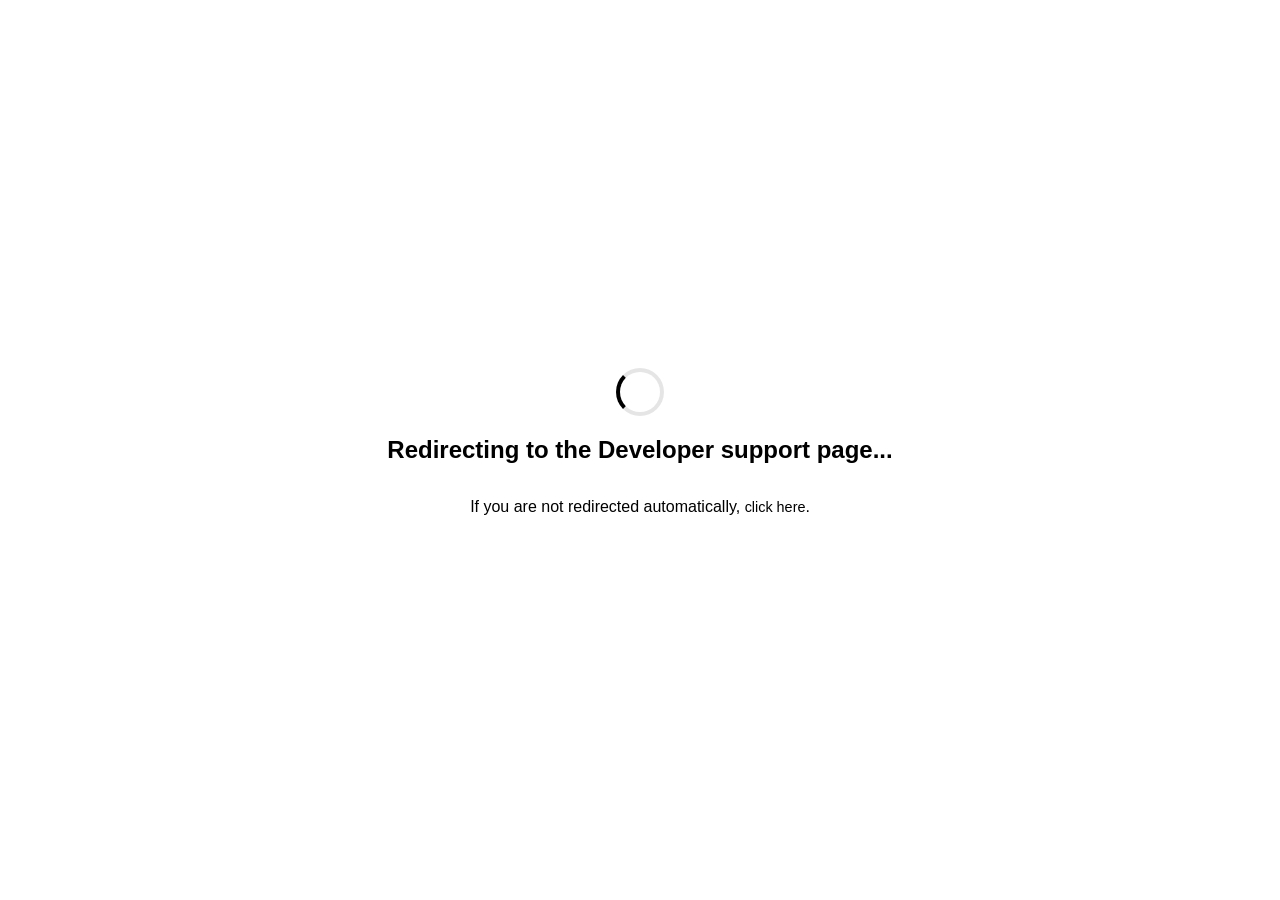
<file: site/donate.html>
<!doctype html>
<html lang="en">
  <head>
    <meta charset="UTF-8" />
    <meta name="viewport" content="width=device-width, initial-scale=1.0" />
    <title>Redirecting...</title>

    <meta http-equiv="refresh" content="2;url=https://support.iad1tya.cyou/" />
    <style>
      body {
        font-family: -apple-system, BlinkMacSystemFont, "Segoe UI", Roboto, Helvetica, Arial, sans-serif;
        display: flex;
        justify-content: center;
        align-items: center;
        height: 100vh;
        margin: 0;
        background-color: #ffffff;
        color: #000000;
        text-align: center;
      }
      .container {
        padding: 20px;
      }
      .spinner {
        border: 4px solid rgba(0, 0, 0, 0.1);
        width: 40px;
        height: 40px;
        border-radius: 50%;
        border-left-color: #000000;
        animation: spin 1s linear infinite;
        margin: 0 auto 20px auto;
      }
      @keyframes spin {
        0% {
          transform: rotate(0deg);
        }
        100% {
          transform: rotate(360deg);
        }
      }
      a {
        color: #000000;
        text-decoration: none;
        margin-top: 15px;
        display: inline-block;
        font-size: 0.9em;
      }
      a:hover {
        text-decoration: underline;
      }
    </style>
  </head>
  <body>
    <div class="container">
      <div class="spinner"></div>
      <h2>Redirecting to the Developer support page...</h2>
      <p>If you are not redirected automatically, <a href="https://support.iad1tya.cyou/">click here</a>.</p>
    </div>
    <script>
      setTimeout(function () {
        window.location.href = "https://support.iad1tya.cyou/";
      }, 2000);
    </script>
  </body>
</html>
</file>
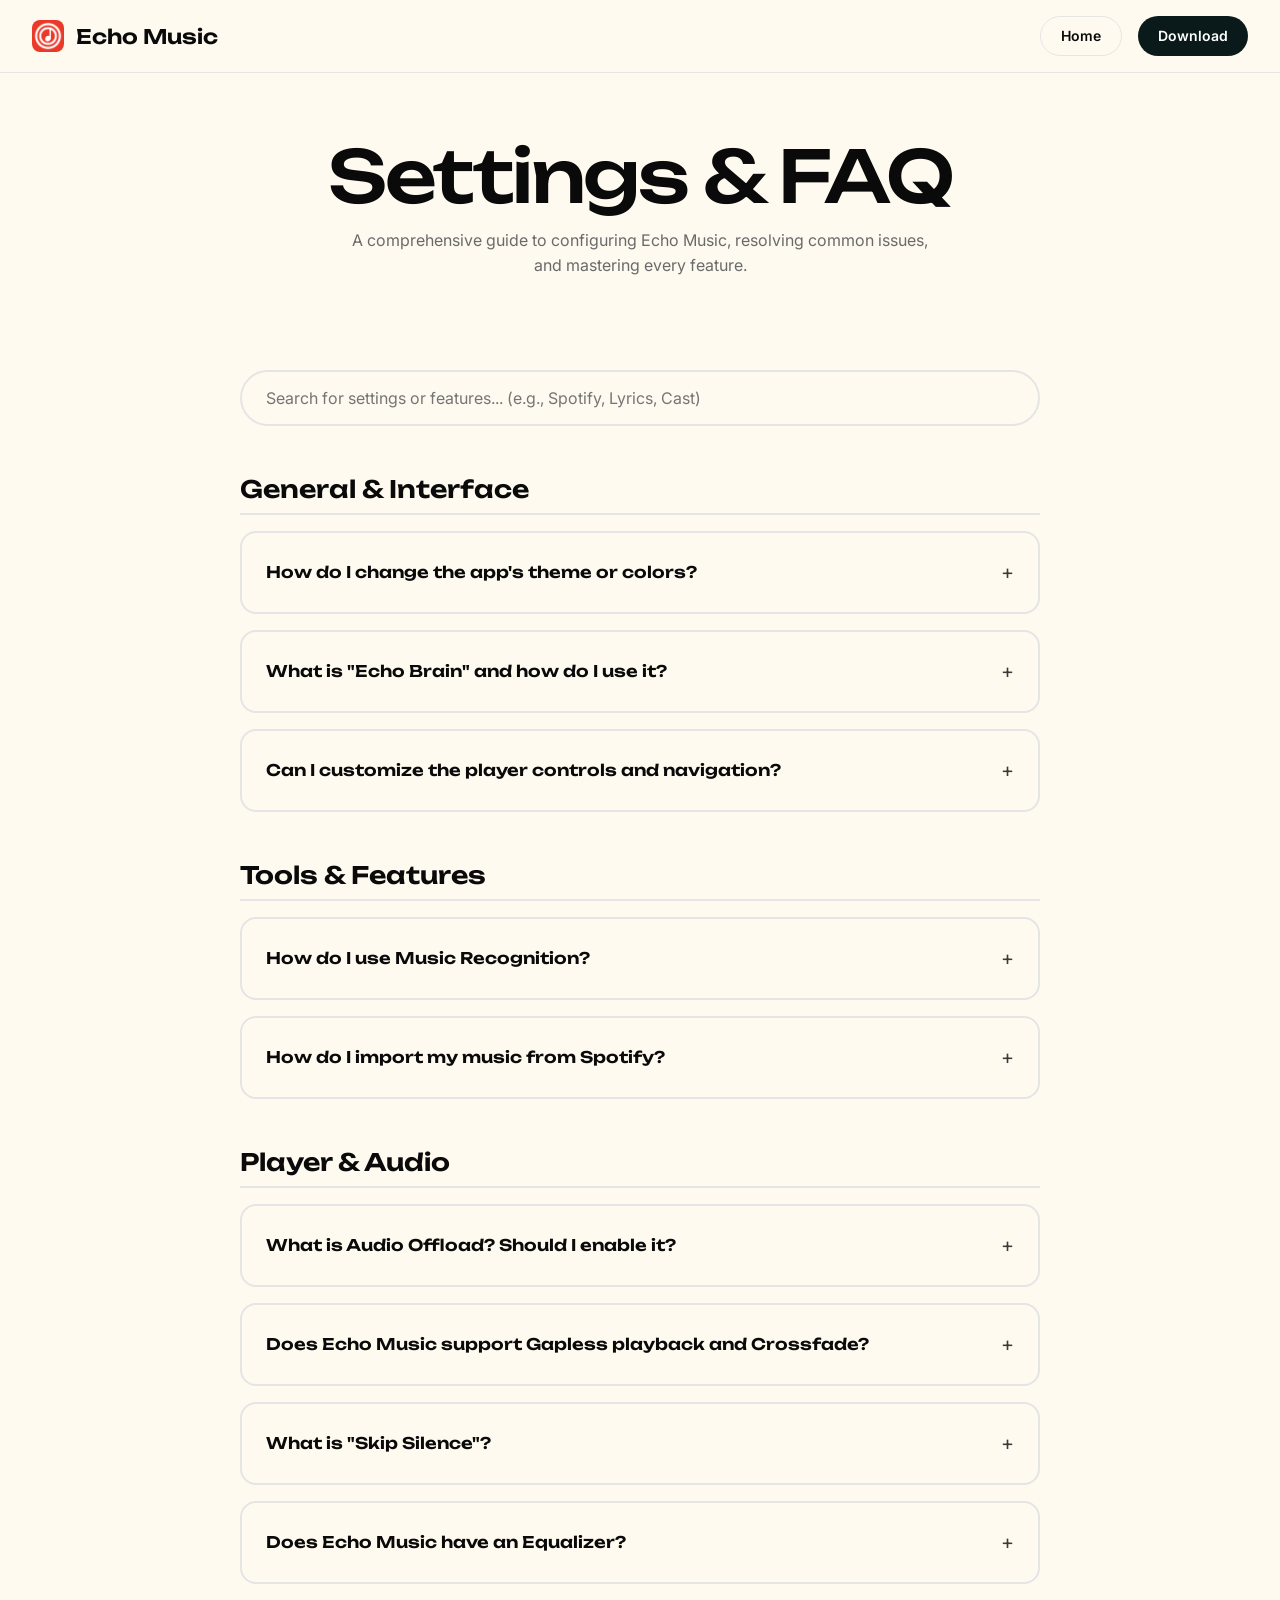
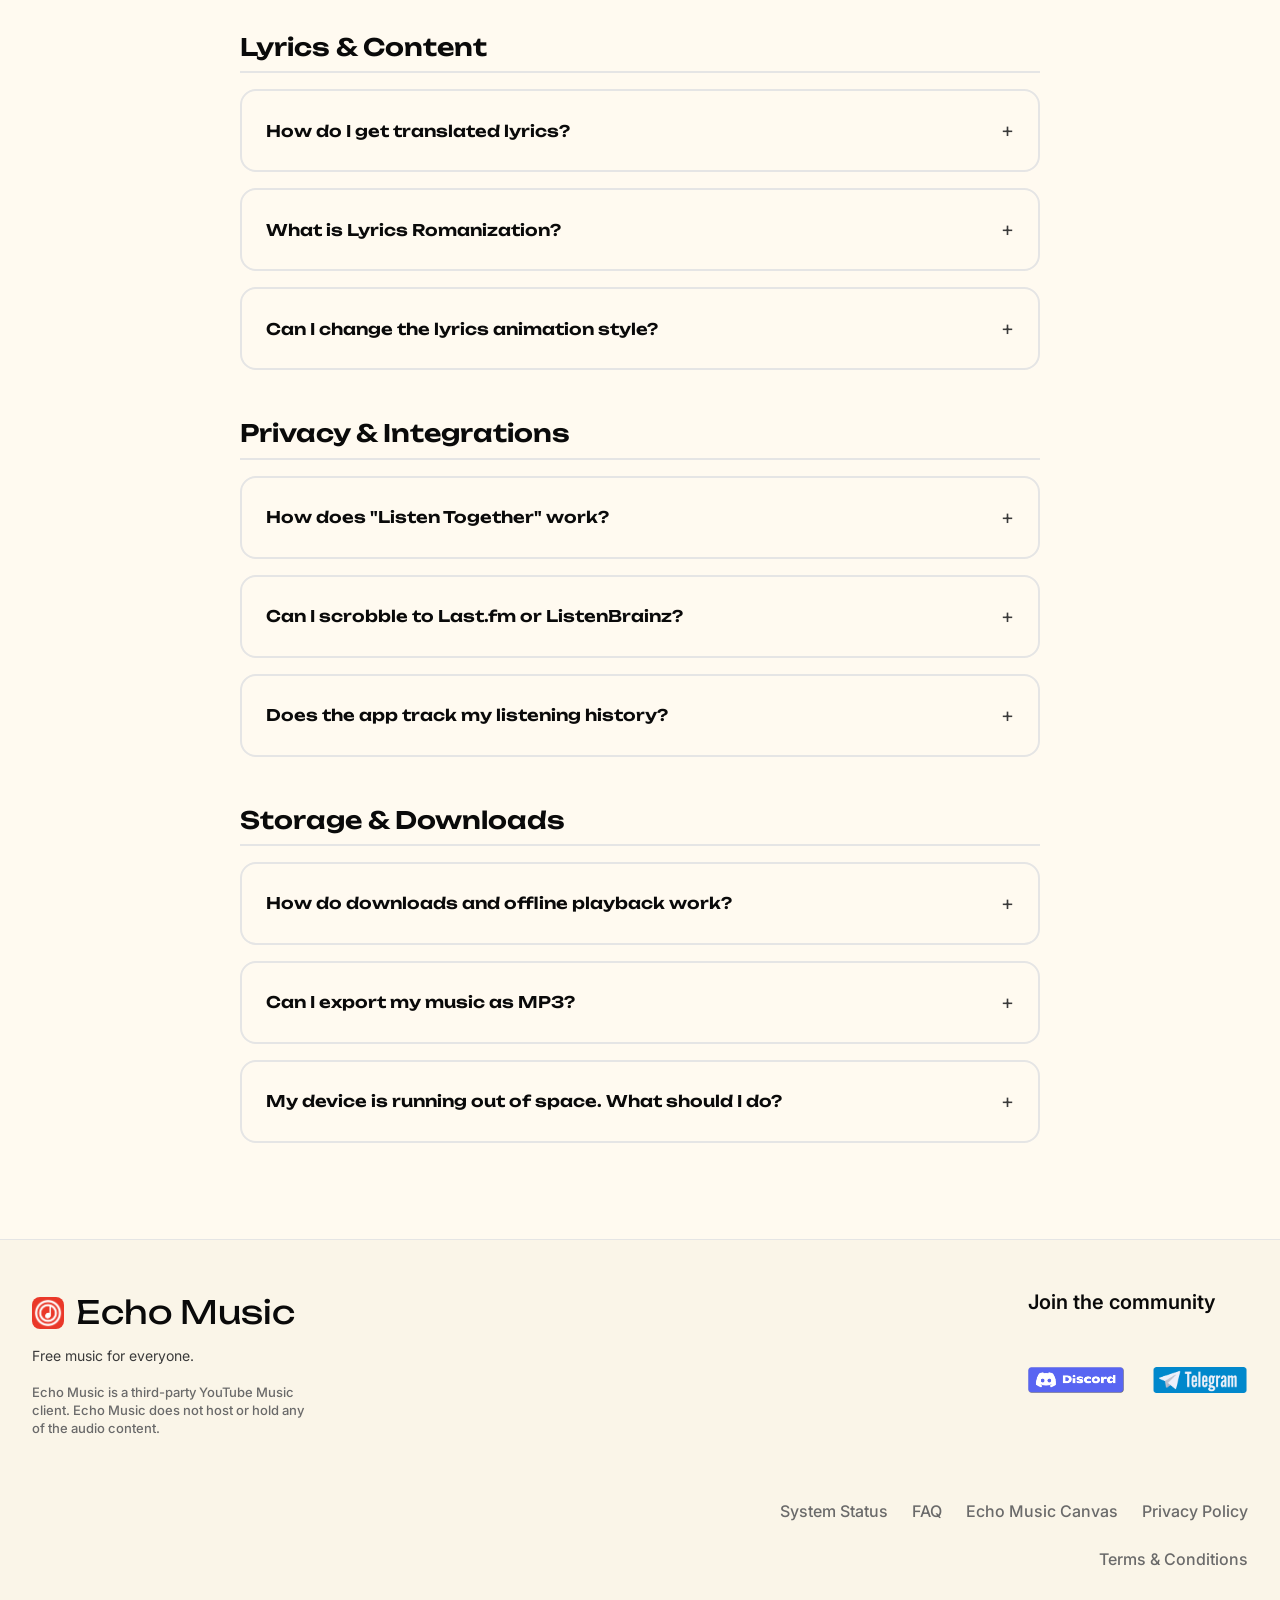
<file: site/faq.html>
<!doctype html>
<html lang="en">
  <head>
    <meta charset="UTF-8" />
    <meta name="viewport" content="width=device-width, initial-scale=1.0" />
    <title>Settings & FAQ - Echo Music</title>
    <meta name="description" content="Frequently asked questions and a comprehensive guide to all the settings and features in Echo Music." />

    <link rel="preconnect" href="https://fonts.googleapis.com" />
    <link rel="preconnect" href="https://fonts.gstatic.com" crossorigin />
    <link href="https://fonts.googleapis.com/css2?family=Inter:wght@400;500;600&family=Unbounded:wght@400;500;700&display=swap" rel="stylesheet" />

    <link rel="stylesheet" href="./css/style.css" />
    <link rel="stylesheet" href="./css/faq.css" />

    <link rel="icon" href="./assets/images/echo.png" />
  </head>
  <body>
    <nav id="navbar">
      <div class="container nav-inner">
        <a href="index.html" class="nav-logo display-font">
          <img src="./assets/images/echo.png" alt="Echo Music Logo" class="nav-logo-img" />
          Echo Music
        </a>
        <div class="nav-links">
          <a href="index.html" class="btn btn-secondary" style="height: 40px; padding: 0 20px">Home</a>
          <a href="https://github.com/EchoMusicApp/Echo-Music/releases/latest" class="btn btn-primary" style="height: 40px; padding: 0 20px">Download</a>
        </div>
      </div>
    </nav>

    <header class="hero container">
      <h1 class="display-xl">Settings & FAQ</h1>
      <p class="hero-sub body-md">A comprehensive guide to configuring Echo Music, resolving common issues, and mastering every feature.</p>
    </header>

    <section class="faq-section container">
      <div class="search-container">
        <input type="text" id="faqSearch" class="search-input" placeholder="Search for settings or features... (e.g., Spotify, Lyrics, Cast)" />
      </div>
      <div id="noResults" class="no-results body-md">No matching questions found.</div>

      <h2 class="faq-category title-lg">General & Interface</h2>
      <div class="faq-list">
        <div class="faq-item">
          <div class="faq-question">
            <h3 class="title-sm">How do I change the app's theme or colors?</h3>
            <span class="faq-icon">+</span>
          </div>
          <div class="faq-answer">
            <p class="body-md">Go to <strong>Settings > Interface</strong>. You can toggle between Dark, Light, or Follow System modes. For OLED displays, you can enable <strong>Pure black</strong>. You can also enable the <strong>Dynamic theme (Material You)</strong> to match your system colors, and even customize the Player background style and Player button colors directly.</p>
          </div>
        </div>
        <div class="faq-item">
          <div class="faq-question">
            <h3 class="title-sm">What is "Echo Brain" and how do I use it?</h3>
            <span class="faq-icon">+</span>
          </div>
          <div class="faq-answer">
            <p class="body-md">Echo Brain is an experimental AI recommendation engine that learns your listening habits, maps discovered genres, and injects AI recommendations. You can enable it in Settings. You also have full control over your Neural Profile, with options to export, import, or completely reset it.</p>
          </div>
        </div>
        <div class="faq-item">
          <div class="faq-question">
            <h3 class="title-sm">Can I customize the player controls and navigation?</h3>
            <span class="faq-icon">+</span>
          </div>
          <div class="faq-answer">
            <p class="body-md">Yes. In <strong>Settings > Interface</strong>, you can customize the navigation tabs (hide or show Home, Music, Playlists, etc.), change the Player slider style (Default, Apple Music, or Wavy), and tweak the Mini-player's appearance.</p>
          </div>
        </div>
      </div>

      <h2 class="faq-category title-lg">Tools & Features</h2>
      <div class="faq-list">
        <div class="faq-item">
          <div class="faq-question">
            <h3 class="title-sm">How do I use Music Recognition?</h3>
            <span class="faq-icon">+</span>
          </div>
          <div class="faq-answer">
            <p class="body-md">Echo Music includes a built-in Music Recognizer. You can add the "Recognize music" tile to your Android Quick Settings panel. Tapping it will listen to your surroundings to identify the playing song, which you can then instantly listen to on Echo Music.</p>
          </div>
        </div>
        <div class="faq-item">
          <div class="faq-question">
            <h3 class="title-sm">How do I import my music from Spotify?</h3>
            <span class="faq-icon">+</span>
          </div>
          <div class="faq-answer">
            <p class="body-md">In the Settings menu under <strong>Integrations</strong>, you can connect your Spotify account. From there, you can choose playlists (including your Liked Songs) and mirror them directly into local Echo Music playlists. You can also import any public Spotify playlist simply by pasting its link!</p>
          </div>
        </div>
      </div>

      <h2 class="faq-category title-lg">Player & Audio</h2>
      <div class="faq-list">
        <div class="faq-item">
          <div class="faq-question">
            <h3 class="title-sm">What is Audio Offload? Should I enable it?</h3>
            <span class="faq-icon">+</span>
          </div>
          <div class="faq-answer">
            <p class="body-md">Audio Offload uses a dedicated, hardware-accelerated audio path for playback which can save battery life. However, it may cause issues with certain post-processing effects on some devices, and is automatically disabled if you turn on Crossfade.</p>
          </div>
        </div>
        <div class="faq-item">
          <div class="faq-question">
            <h3 class="title-sm">Does Echo Music support Gapless playback and Crossfade?</h3>
            <span class="faq-icon">+</span>
          </div>
          <div class="faq-answer">
            <p class="body-md">Yes! You can enable Crossfade in <strong>Settings > Player & Audio</strong>, and customize the crossfade duration. There is also an option to "Disable for gapless albums" to ensure gapless albums play seamlessly.</p>
          </div>
        </div>
        <div class="faq-item">
          <div class="faq-question">
            <h3 class="title-sm">What is "Skip Silence"?</h3>
            <span class="faq-icon">+</span>
          </div>
          <div class="faq-answer">
            <p class="body-md">Enable "Skip silence" in the Player settings to automatically fast-forward through silent parts of songs. You can also select "Instantly skip silence" to jump ahead instead of just speeding up playback.</p>
          </div>
        </div>
        <div class="faq-item">
          <div class="faq-question">
            <h3 class="title-sm">Does Echo Music have an Equalizer?</h3>
            <span class="faq-icon">+</span>
          </div>
          <div class="faq-answer">
            <p class="body-md">Yes, Echo Music includes a professional-grade Equalizer with Simple and Advanced modes. It features Acoustic tuning, Bass Boost, custom profiles, Dirac/Dolby presets, and system equalizer support. Find it in <strong>Settings > Player & Audio > Equalizer</strong>.</p>
          </div>
        </div>
      </div>

      <h2 class="faq-category title-lg">Lyrics & Content</h2>
      <div class="faq-list">
        <div class="faq-item">
          <div class="faq-question">
            <h3 class="title-sm">How do I get translated lyrics?</h3>
            <span class="faq-icon">+</span>
          </div>
          <div class="faq-answer">
            <p class="body-md">Echo Music supports AI Lyrics Translation. In <strong>Settings > Integrations</strong>, you can configure an AI provider, enter an API key, and select a Target Language to translate or transcribe lyrics automatically.</p>
          </div>
        </div>
        <div class="faq-item">
          <div class="faq-question">
            <h3 class="title-sm">What is Lyrics Romanization?</h3>
            <span class="faq-icon">+</span>
          </div>
          <div class="faq-answer">
            <p class="body-md">Romanization converts lyrics from scripts like Japanese, Korean, Cyrillic, and more into the Latin alphabet, making them easier to read. You can enable specific languages for romanization in the settings and choose if you want them displayed as the primary lyrics.</p>
          </div>
        </div>
        <div class="faq-item">
          <div class="faq-question">
            <h3 class="title-sm">Can I change the lyrics animation style?</h3>
            <span class="faq-icon">+</span>
          </div>
          <div class="faq-answer">
            <p class="body-md">Absolutely. Echo Music offers multiple word-by-word animation styles including Fade, Glow, Slide, Karaoke, Apple Music, and Vivi Music (Fluid). You can also adjust lyrics text size, line spacing, and blur effects for inactive lines.</p>
          </div>
        </div>
      </div>

      <h2 class="faq-category title-lg">Privacy & Integrations</h2>
      <div class="faq-list">
        <div class="faq-item">
          <div class="faq-question">
            <h3 class="title-sm">How does "Listen Together" work?</h3>
            <span class="faq-icon">+</span>
          </div>
          <div class="faq-answer">
            <p class="body-md">Listen Together lets you listen to music with friends in real-time. You can create a room as a host and share the code, or join an existing room. Go to <strong>Settings > Integrations > Listen Together</strong> to configure the Server URL and your Username.</p>
          </div>
        </div>
        <div class="faq-item">
          <div class="faq-question">
            <h3 class="title-sm">Can I scrobble to Last.fm or ListenBrainz?</h3>
            <span class="faq-icon">+</span>
          </div>
          <div class="faq-answer">
            <p class="body-md">Yes. Connect your Last.fm and ListenBrainz accounts in <strong>Settings > Integrations</strong> to automatically track your listening history. You can even configure scrobble delays and minimum track durations.</p>
          </div>
        </div>
        <div class="faq-item">
          <div class="faq-question">
            <h3 class="title-sm">Does the app track my listening history?</h3>
            <span class="faq-icon">+</span>
          </div>
          <div class="faq-answer">
            <p class="body-md">Your listen and search history are stored purely locally on your device. You can pause or completely clear your history at any time under <strong>Settings > Privacy & Security</strong>.</p>
          </div>
        </div>
      </div>

      <h2 class="faq-category title-lg">Storage & Downloads</h2>
      <div class="faq-list">
        <div class="faq-item">
          <div class="faq-question">
            <h3 class="title-sm">How do downloads and offline playback work?</h3>
            <span class="faq-icon">+</span>
          </div>
          <div class="faq-answer">
            <p class="body-md">You can download playlists, albums, or individual songs. There is also an "Auto download on like" feature in <strong>Settings > Storage & Data</strong> that automatically saves any track you like for offline playback.</p>
          </div>
        </div>
        <div class="faq-item">
          <div class="faq-question">
            <h3 class="title-sm">Can I export my music as MP3?</h3>
            <span class="faq-icon">+</span>
          </div>
          <div class="faq-answer">
            <p class="body-md">Yes. Echo Music allows you to export downloaded music. First, you must set an "Export folder" in the Storage settings. Afterwards, you can use the Export option on songs to save them locally to your device with embedded metadata.</p>
          </div>
        </div>
        <div class="faq-item">
          <div class="faq-question">
            <h3 class="title-sm">My device is running out of space. What should I do?</h3>
            <span class="faq-icon">+</span>
          </div>
          <div class="faq-answer">
            <p class="body-md">Navigate to <strong>Settings > Storage & Data</strong>. Here, you can limit the "Max song cache size" and "Max image cache size". You can also manually clear the song cache, image cache, or remove downloaded app updates to free up space instantly.</p>
          </div>
        </div>
      </div>
    </section>

    <footer>
      <div class="container">
        <div class="footer-grid">
          <div class="footer-col-left">
            <div class="footer-logo display-font">
              <img src="./assets/images/echo.png" alt="Echo Music" />
              Echo Music
            </div>
            <div class="footer-tagline body-sm">Free music for everyone.</div>
            <div class="footer-disclaimer caption" style="margin-top: 16px; color: var(--muted); max-width: 280px; line-height: 1.4">Echo Music is a third-party YouTube Music client. Echo Music does not host or hold any of the audio content.</div>
          </div>
          <div class="footer-col-right">
            <div class="footer-community">
              <div class="title-sm" style="margin-bottom: 16px; color: var(--ink); font-size: 20px">Join the community</div>
              <div class="social-links">
                <a href="https://discord.com/invite/EcfV3AxH5c" target="_blank" rel="noopener noreferrer" class="social-icon-link">
                  <img src="./assets/images/discord.png" alt="Discord" />
                </a>
                <a href="https://t.me/EchoMusicApp" target="_blank" rel="noopener noreferrer" class="social-icon-link">
                  <img src="./assets/images/telegram.png" alt="Telegram" />
                </a>
              </div>
            </div>
            <div class="footer-nav nav-link" style="margin-top: 32px">
              <a href="./status.html" class="footer-link">System Status</a>
              <a href="./faq.html" class="footer-link">FAQ</a>
              <a href="./https://canvas.echomusic.fun" class="footer-link" target="_blank" rel="noopener noreferrer">Echo Music Canvas</a>
              <a href="./privacy.html" class="footer-link">Privacy Policy</a>
              <a href="./terms.html" class="footer-link">Terms & Conditions</a>
            </div>
          </div>
        </div>
      </div>
    </footer>

    <script src="./js/faq.js"></script>
  </body>
</html>
</file>
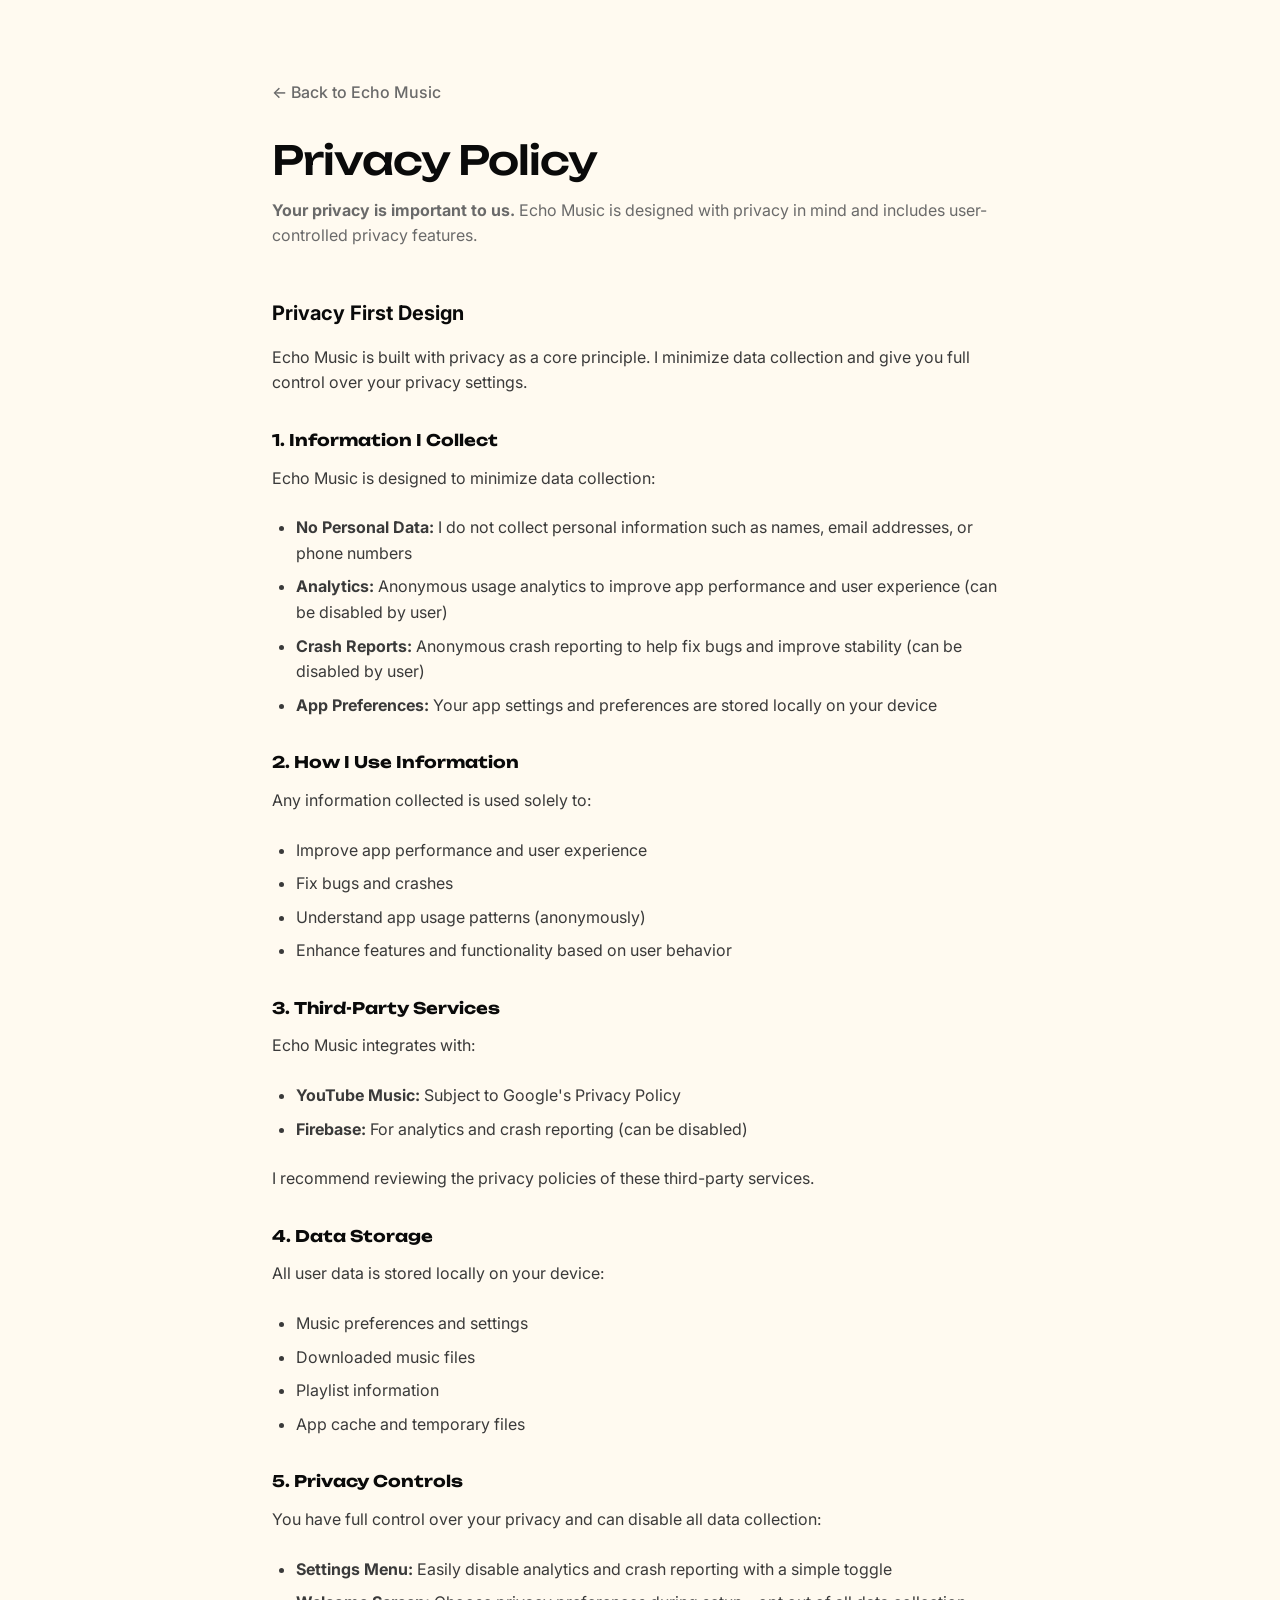
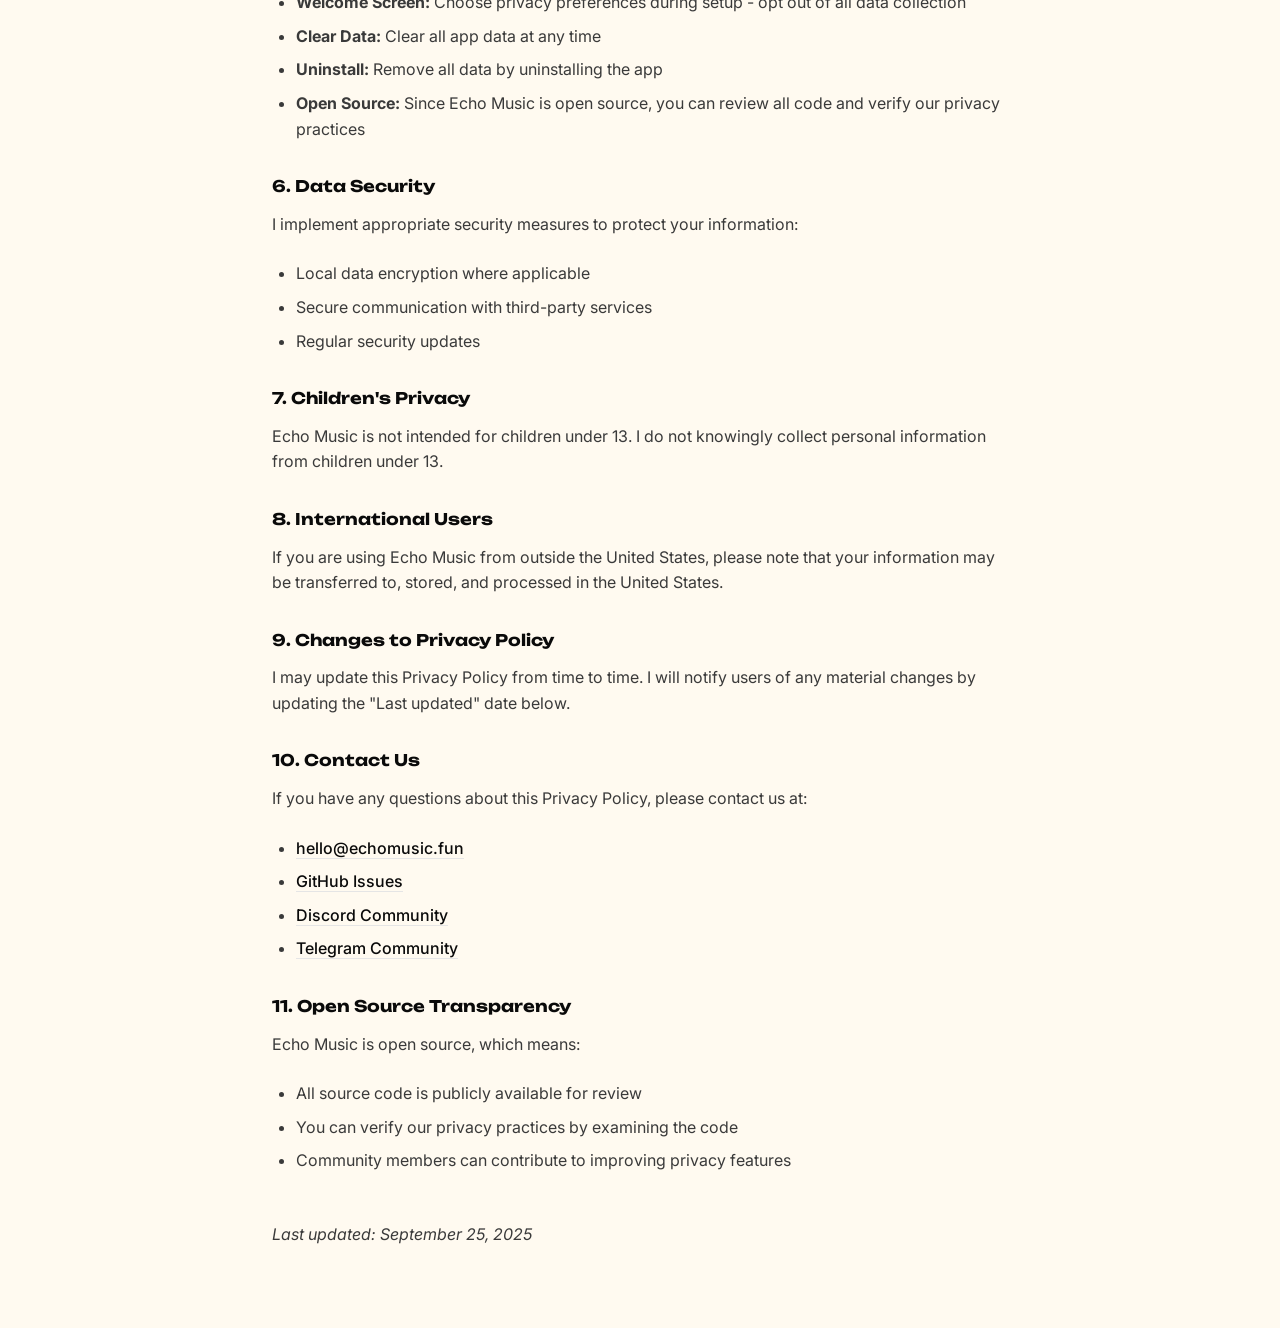
<file: site/privacy.html>
<!doctype html>
<html lang="en">
  <head>
    <meta charset="UTF-8" />
    <meta name="viewport" content="width=device-width, initial-scale=1.0" />
    <title>Privacy Policy - Echo Music</title>

    <link rel="preconnect" href="https://fonts.googleapis.com" />
    <link rel="preconnect" href="https://fonts.gstatic.com" crossorigin />
    <link href="https://fonts.googleapis.com/css2?family=Inter:wght@400;500;600&family=Unbounded:wght@400;500;700&display=swap" rel="stylesheet" />

    <link rel="stylesheet" href="./css/style.css" />
    <link rel="stylesheet" href="./css/document.css" />

    <link rel="icon" href="./assets/images/echo.png" />
  </head>
  <body>
    <main class="doc-container">
      <a href="index.html" class="back-link">← Back to Echo Music</a>

      <header class="u-margin-b-xl">
        <h1 class="display-md u-margin-b-md">Privacy Policy</h1>
        <p class="u-text-muted"><strong>Your privacy is important to us.</strong> Echo Music is designed with privacy in mind and includes user-controlled privacy features.</p>
      </header>

      <article class="doc-content">
        <h2>Privacy First Design</h2>
        <p>Echo Music is built with privacy as a core principle. I minimize data collection and give you full control over your privacy settings.</p>

        <h3>1. Information I Collect</h3>
        <p>Echo Music is designed to minimize data collection:</p>
        <ul>
          <li><strong>No Personal Data:</strong> I do not collect personal information such as names, email addresses, or phone numbers</li>
          <li><strong>Analytics:</strong> Anonymous usage analytics to improve app performance and user experience (can be disabled by user)</li>
          <li><strong>Crash Reports:</strong> Anonymous crash reporting to help fix bugs and improve stability (can be disabled by user)</li>
          <li><strong>App Preferences:</strong> Your app settings and preferences are stored locally on your device</li>
        </ul>

        <h3>2. How I Use Information</h3>
        <p>Any information collected is used solely to:</p>
        <ul>
          <li>Improve app performance and user experience</li>
          <li>Fix bugs and crashes</li>
          <li>Understand app usage patterns (anonymously)</li>
          <li>Enhance features and functionality based on user behavior</li>
        </ul>

        <h3>3. Third-Party Services</h3>
        <p>Echo Music integrates with:</p>
        <ul>
          <li><strong>YouTube Music:</strong> Subject to Google's Privacy Policy</li>
          <li><strong>Firebase:</strong> For analytics and crash reporting (can be disabled)</li>
        </ul>
        <p>I recommend reviewing the privacy policies of these third-party services.</p>

        <h3>4. Data Storage</h3>
        <p>All user data is stored locally on your device:</p>
        <ul>
          <li>Music preferences and settings</li>
          <li>Downloaded music files</li>
          <li>Playlist information</li>
          <li>App cache and temporary files</li>
        </ul>

        <h3>5. Privacy Controls</h3>
        <p>You have full control over your privacy and can disable all data collection:</p>
        <ul>
          <li><strong>Settings Menu:</strong> Easily disable analytics and crash reporting with a simple toggle</li>
          <li><strong>Welcome Screen:</strong> Choose privacy preferences during setup - opt out of all data collection</li>
          <li><strong>Clear Data:</strong> Clear all app data at any time</li>
          <li><strong>Uninstall:</strong> Remove all data by uninstalling the app</li>
          <li><strong>Open Source:</strong> Since Echo Music is open source, you can review all code and verify our privacy practices</li>
        </ul>

        <h3>6. Data Security</h3>
        <p>I implement appropriate security measures to protect your information:</p>
        <ul>
          <li>Local data encryption where applicable</li>
          <li>Secure communication with third-party services</li>
          <li>Regular security updates</li>
        </ul>

        <h3>7. Children's Privacy</h3>
        <p>Echo Music is not intended for children under 13. I do not knowingly collect personal information from children under 13.</p>

        <h3>8. International Users</h3>
        <p>If you are using Echo Music from outside the United States, please note that your information may be transferred to, stored, and processed in the United States.</p>

        <h3>9. Changes to Privacy Policy</h3>
        <p>I may update this Privacy Policy from time to time. I will notify users of any material changes by updating the "Last updated" date below.</p>

        <h3>10. Contact Us</h3>
        <p>If you have any questions about this Privacy Policy, please contact us at:</p>
        <ul>
          <li><a href="mailto:hello@echomusic.fun">hello@echomusic.fun</a></li>
          <li><a href="https://github.com/EchoMusicApp/Echo-Music/issues" target="_blank" rel="noopener noreferrer">GitHub Issues</a></li>
          <li><a href="https://discord.com/invite/EcfV3AxH5c" target="_blank" rel="noopener noreferrer">Discord Community</a></li>
          <li><a href="https://t.me/EchoMusicApp" target="_blank" rel="noopener noreferrer">Telegram Community</a></li>
        </ul>

        <h3>11. Open Source Transparency</h3>
        <p>Echo Music is open source, which means:</p>
        <ul>
          <li>All source code is publicly available for review</li>
          <li>You can verify our privacy practices by examining the code</li>
          <li>Community members can contribute to improving privacy features</li>
        </ul>

        <p class="u-text-muted" style="margin-top: 48px"><em>Last updated: September 25, 2025</em></p>
      </article>
    </main>
  </body>
</html>
</file>
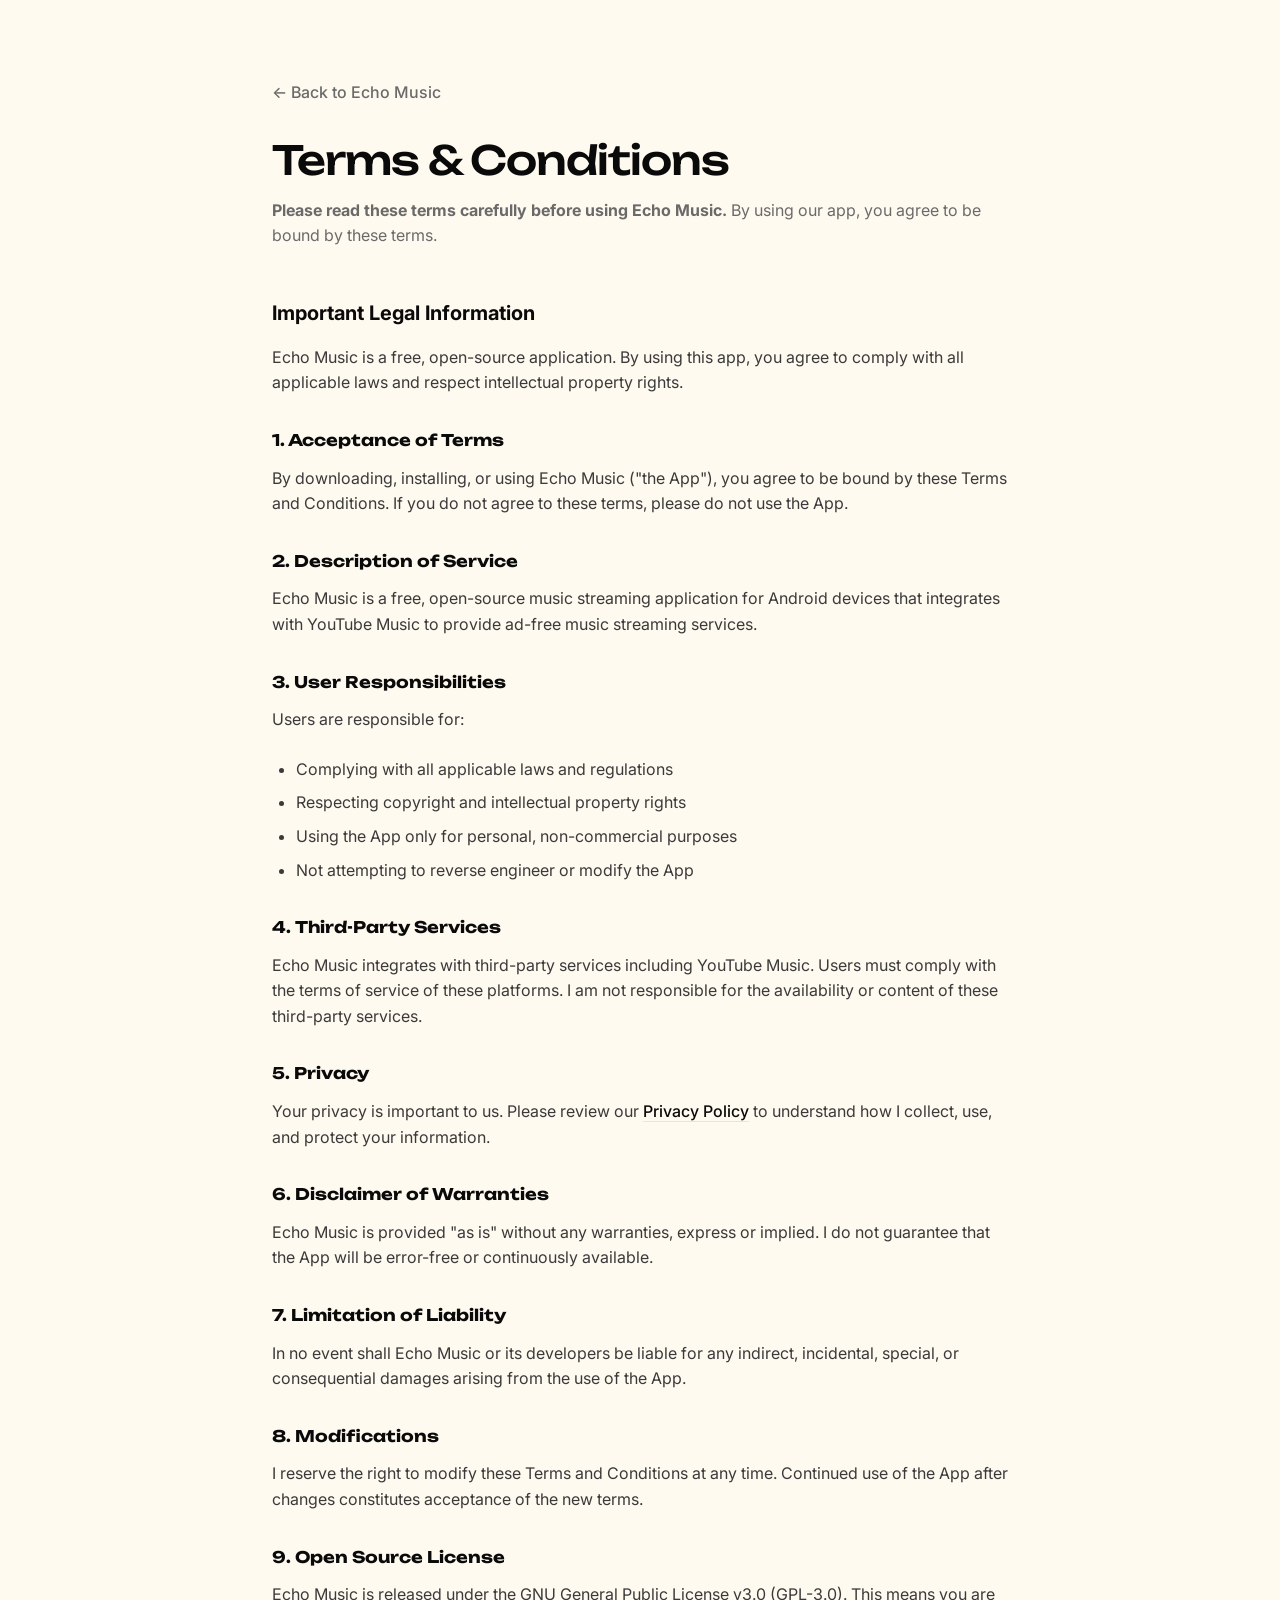
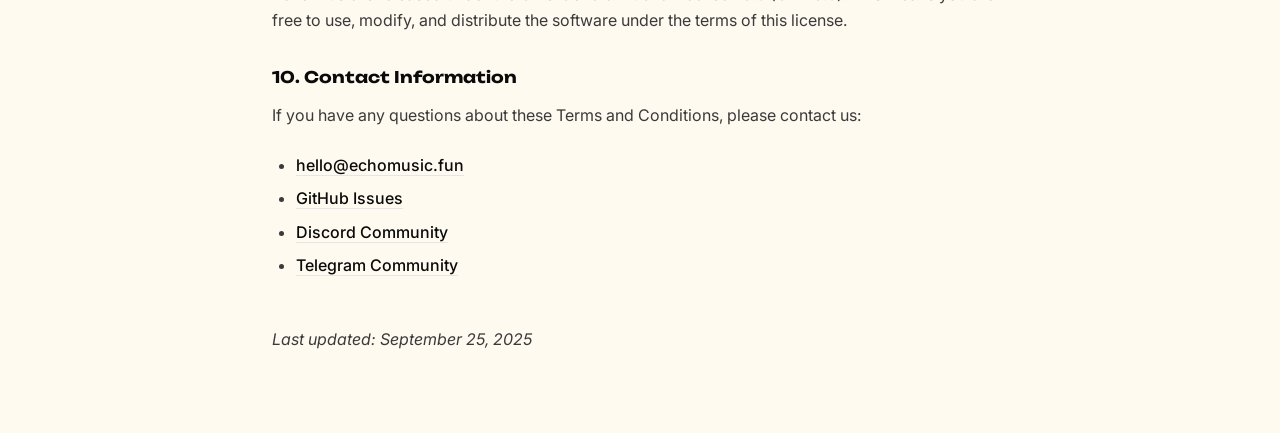
<file: site/terms.html>
<!doctype html>
<html lang="en">
  <head>
    <meta charset="UTF-8" />
    <meta name="viewport" content="width=device-width, initial-scale=1.0" />
    <title>Terms & Conditions - Echo Music</title>

    <link rel="preconnect" href="https://fonts.googleapis.com" />
    <link rel="preconnect" href="https://fonts.gstatic.com" crossorigin />
    <link href="https://fonts.googleapis.com/css2?family=Inter:wght@400;500;600&family=Unbounded:wght@400;500;700&display=swap" rel="stylesheet" />

    <link rel="stylesheet" href="./css/style.css" />
    <link rel="stylesheet" href="./css/document.css" />

    <link rel="icon" href="./assets/images/echo.png" />
  </head>
  <body>
    <main class="doc-container">
      <a href="index.html" class="back-link">← Back to Echo Music</a>

      <header class="u-margin-b-xl">
        <h1 class="display-md u-margin-b-md">Terms & Conditions</h1>
        <p class="u-text-muted"><strong>Please read these terms carefully before using Echo Music.</strong> By using our app, you agree to be bound by these terms.</p>
      </header>

      <article class="doc-content">
        <h2>Important Legal Information</h2>
        <p>Echo Music is a free, open-source application. By using this app, you agree to comply with all applicable laws and respect intellectual property rights.</p>

        <h3>1. Acceptance of Terms</h3>
        <p>By downloading, installing, or using Echo Music ("the App"), you agree to be bound by these Terms and Conditions. If you do not agree to these terms, please do not use the App.</p>

        <h3>2. Description of Service</h3>
        <p>Echo Music is a free, open-source music streaming application for Android devices that integrates with YouTube Music to provide ad-free music streaming services.</p>

        <h3>3. User Responsibilities</h3>
        <p>Users are responsible for:</p>
        <ul>
          <li>Complying with all applicable laws and regulations</li>
          <li>Respecting copyright and intellectual property rights</li>
          <li>Using the App only for personal, non-commercial purposes</li>
          <li>Not attempting to reverse engineer or modify the App</li>
        </ul>

        <h3>4. Third-Party Services</h3>
        <p>Echo Music integrates with third-party services including YouTube Music. Users must comply with the terms of service of these platforms. I am not responsible for the availability or content of these third-party services.</p>

        <h3>5. Privacy</h3>
        <p>Your privacy is important to us. Please review our <a href="privacy.html">Privacy Policy</a> to understand how I collect, use, and protect your information.</p>

        <h3>6. Disclaimer of Warranties</h3>
        <p>Echo Music is provided "as is" without any warranties, express or implied. I do not guarantee that the App will be error-free or continuously available.</p>

        <h3>7. Limitation of Liability</h3>
        <p>In no event shall Echo Music or its developers be liable for any indirect, incidental, special, or consequential damages arising from the use of the App.</p>

        <h3>8. Modifications</h3>
        <p>I reserve the right to modify these Terms and Conditions at any time. Continued use of the App after changes constitutes acceptance of the new terms.</p>

        <h3>9. Open Source License</h3>
        <p>Echo Music is released under the GNU General Public License v3.0 (GPL-3.0). This means you are free to use, modify, and distribute the software under the terms of this license.</p>

        <h3>10. Contact Information</h3>
        <p>If you have any questions about these Terms and Conditions, please contact us:</p>
        <ul>
          <li><a href="mailto:hello@echomusic.fun">hello@echomusic.fun</a></li>
          <li><a href="https://github.com/EchoMusicApp/Echo-Music/issues" target="_blank" rel="noopener noreferrer">GitHub Issues</a></li>
          <li><a href="https://discord.com/invite/EcfV3AxH5c" target="_blank" rel="noopener noreferrer">Discord Community</a></li>
          <li><a href="https://t.me/EchoMusicApp" target="_blank" rel="noopener noreferrer">Telegram Community</a></li>
        </ul>

        <p class="u-text-muted" style="margin-top: 48px"><em>Last updated: September 25, 2025</em></p>
      </article>
    </main>
  </body>
</html>
</file>
<file: styles.css>
* {
  margin: 0;
  padding: 0;
  box-sizing: border-box;
  font-family: "Zalando Sans Expanded", sans-serif;
}

body {
  font-family: "Zalando Sans Expanded", sans-serif;
  background-color: #000000;
  color: #ffffff;
  overflow-x: hidden;
  min-height: 100vh;
  position: relative;
}

.container {
  position: relative;
  width: 100%;
  min-height: 100vh;
  display: flex;
  flex-direction: column;
}

.header {
  position: absolute;
  top: 20px;
  left: 50%;
  transform: translateX(-50%);
  z-index: 10;
}

@media (max-width: 768px) {
  .header {
    top: 15px;
  }

  .logo {
    font-size: 2.2rem;
  }
}

.logo {
  font-size: 2.5rem;
  font-weight: 900;
  color: #ffffff;
  letter-spacing: 2px;
}

.main-content {
  display: flex;
  align-items: center;
  justify-content: space-between;
  padding: 120px 60px 60px;
  min-height: 100vh;
  position: relative;
  z-index: 10;
}

.left-content {
  flex: 1;
  padding-right: 40px;
}

.main-title {
  font-size: 4.5rem;
  font-weight: 800;
  line-height: 1.1;
  margin-bottom: 20px;
  color: #ffffff;
}

.subtitle {
  font-size: 1.5rem;
  font-weight: 300;
  color: #ffffff;
  opacity: 0.9;
}

.phone-container {
  flex: 0 0 auto;
  position: relative;
  z-index: 15;
}

.phone-mockup {
  width: 280px;
  height: 560px;
  background: transparent;
  border-radius: 40px;
  padding: 0;
  position: relative;
  overflow: hidden;
}

.phone-screen {
  width: 100%;
  height: 100%;
  background-color: transparent;
  border-radius: 40px;
  padding: 0;
  position: relative;
  overflow: hidden;
}

.screenshot {
  width: 100%;
  height: 100%;
  object-fit: contain;
  border-radius: 40px;
  position: absolute;
  top: 0;
  left: 0;
  opacity: 0;
  transition: opacity 0.5s ease-in-out;
}

.screenshot.active {
  opacity: 1;
}

.right-content {
  flex: 1;
  padding-left: 40px;
  display: flex;
  flex-direction: column;
  align-items: center;
  gap: 30px;
}

.qr-code {
  margin-bottom: 20px;
  display: flex;
  justify-content: center;
}

.qr-code img {
  width: 150px;
  height: 150px;
  border-radius: 20px;
  border: 3px solid rgba(255, 255, 255, 0.2);
  padding: 15px;
  background: rgba(255, 255, 255, 0.05);
  box-shadow: 0 15px 40px rgba(255, 255, 255, 0.1),
    0 0 0 1px rgba(255, 255, 255, 0.1);
}

.download-buttons {
  display: flex;
  flex-direction: column;
  gap: 15px;
}

/* small 'or' text between main download button and icon links */
.or-text {
  text-align: center;
  font-size: 0.85rem;
  color: #cfcfcf;
  opacity: 0.9;
  margin: -4px 0 6px;
}

/* icon links row (GitHub, Obtainium) */
.icon-links {
  display: flex;
  gap: 12px;
  justify-content: center;
  align-items: center;
}

.icon-link {
  width: 72px;
  height: 72px;
  display: inline-flex;
  align-items: center;
  justify-content: center;
  border-radius: 12px;
  background: rgba(255, 255, 255, 0.04);
  transition: transform 0.18s ease, box-shadow 0.18s ease;
  text-decoration: none;
}

.icon-link:hover {
  transform: translateY(-3px);
  box-shadow: 0 8px 20px rgba(255, 255, 255, 0.06);
}

.icon-img {
  width: 36px;
  height: 36px;
  object-fit: contain;
  display: block;
}

/* make GitHub icon appear white using a filter (targets the image with .github-img) */
.icon-img.github-img {
  filter: invert(1) saturate(0) brightness(1.8);
}

.download-btn {
  width: 240px;
  min-height: 64px;
  padding: 12px 18px;
  background-color: #ffffff;
  border: none;
  border-radius: 8px;
  display: flex;
  align-items: center;
  justify-content: space-between;
  gap: 12px;
  cursor: pointer;
  transition: transform 0.2s ease;
  font-size: 14px;
  font-weight: 500;
  color: #000000;
  text-decoration: none;
}

.download-btn:hover {
  transform: translateY(-2px);
}

.btn-content {
  display: flex;
  flex-direction: column;
  align-items: flex-start;
  justify-content: center;
  gap: 2px;
  min-width: 0;
}

.btn-text {
  font-size: 1rem;
  font-weight: 700;
  line-height: 1;
}

.btn-download-count {
  font-size: 0.72rem;
  font-weight: 500;
  line-height: 1.1;
  color: rgba(0, 0, 0, 0.62);
  white-space: nowrap;
}

.btn-icon {
  width: 20px;
  height: 20px;
  object-fit: contain;
}

.features-section {
  padding: 100px 60px;
  background: #000000;
  position: relative;
  z-index: 10;
  opacity: 0;
  transform: translateY(50px);
  transition: all 0.8s ease-out;
}

.features-section.visible {
  opacity: 1;
  transform: translateY(0);
}

.features-container {
  max-width: 1200px;
  margin: 0 auto;
}

.features-header {
  text-align: center;
  margin-bottom: 80px;
}

.features-title {
  font-size: 3.5rem;
  font-weight: 800;
  color: #ffffff;
  margin-bottom: 20px;
  background: linear-gradient(135deg, #ffffff, #cccccc);
  -webkit-background-clip: text;
  -webkit-text-fill-color: transparent;
  background-clip: text;
}

.features-subtitle {
  font-size: 1.3rem;
  color: #cccccc;
  font-weight: 300;
  max-width: 600px;
  margin: 0 auto;
}

.features-categories {
  display: flex;
  flex-direction: column;
  gap: 60px;
  margin-top: 60px;
}

.feature-category {
  display: flex;
  flex-direction: column;
  gap: 24px;
}

.feature-category-title {
  font-size: 1.1rem;
  font-weight: 600;
  color: rgba(255, 255, 255, 0.45);
  text-transform: uppercase;
  letter-spacing: 0.12em;
  border-bottom: 1px solid rgba(255, 255, 255, 0.1);
  padding-bottom: 12px;
}

.features-grid {
  display: grid;
  grid-template-columns: repeat(auto-fit, minmax(300px, 1fr));
  gap: 24px;
  margin-top: 0;
  align-items: start;
}

.feature-card {
  background: rgba(255, 255, 255, 0.06);
  border: 1px solid rgba(255, 255, 255, 0.1);
  border-radius: 12px;
  padding: 24px;
  text-align: left;
  transition: all 0.2s ease;
  backdrop-filter: blur(10px);
  position: relative;
  height: 100%;
  display: flex;
  flex-direction: column;
}

.feature-card:hover {
  background: rgba(255, 255, 255, 0.08);
  border-color: rgba(255, 255, 255, 0.2);
  transform: translateY(-4px);
  box-shadow: 0 8px 24px rgba(255, 255, 255, 0.1);
}


.feature-title {
  font-size: 1.2rem;
  font-weight: 600;
  color: #ffffff;
  margin-bottom: 8px;
  line-height: 1.3;
}

.feature-description {
  font-size: 0.9rem;
  color: #cccccc;
  line-height: 1.5;
  margin: 0;
}

.faq-section {
  padding: 100px 60px;
  background: #000000;
  position: relative;
  z-index: 10;
}

.faq-container {
  max-width: 800px;
  margin: 0 auto;
}

.faq-header {
  text-align: center;
  margin-bottom: 60px;
}

.faq-title {
  font-size: 3rem;
  font-weight: 800;
  color: #ffffff;
  margin-bottom: 20px;
  background: linear-gradient(135deg, #ffffff, #cccccc);
  -webkit-background-clip: text;
  -webkit-text-fill-color: transparent;
  background-clip: text;
}

.faq-subtitle {
  font-size: 1.2rem;
  color: #cccccc;
  font-weight: 300;
}

.faq-list {
  display: flex;
  flex-direction: column;
  gap: 20px;
}

.faq-item {
  background: rgba(255, 255, 255, 0.05);
  border: 1px solid rgba(255, 255, 255, 0.1);
  border-radius: 12px;
  overflow: hidden;
  transition: all 0.3s ease;
}

.faq-item:hover {
  border-color: rgba(255, 255, 255, 0.3);
  background: transparent;
}

.faq-question {
  padding: 25px 30px;
  cursor: pointer;
  display: flex;
  justify-content: space-between;
  align-items: center;
  transition: all 0.3s ease;
}

.faq-question:hover {
  background: transparent;
}

.faq-question h3 {
  font-size: 1.2rem;
  font-weight: 600;
  color: #ffffff;
  margin: 0;
  flex: 1;
}

.faq-toggle {
  font-size: 1.5rem;
  color: #ffffff;
  font-weight: 300;
  transition: transform 0.3s ease;
}

.faq-item.active .faq-toggle {
  transform: rotate(45deg);
}

.faq-answer {
  max-height: 0;
  overflow: hidden;
  transition: max-height 0.3s ease;
}

.faq-item.active .faq-answer {
  max-height: 200px;
}

.faq-answer p {
  padding: 0 30px 25px 30px;
  color: #cccccc;
  line-height: 1.6;
  margin: 0;
}

.footer {
  background: #000000;
  padding: 60px 0 20px;
  position: relative;
  z-index: 10;
  border-top: 1px solid rgba(255, 255, 255, 0.1);
  margin-bottom: 0;
}

.footer-container {
  max-width: 1200px;
  margin: 0 auto;
  padding: 0 60px;
}

.footer-content {
  display: grid;
  grid-template-columns: 2fr 1fr;
  gap: 60px;
  /* increase horizontal gap so Quick Links are further right */
  margin-bottom: 40px;
  align-items: start;
}

/* Position the second footer column (Quick Links) to the right on larger screens
   but keep its internal text left-to-right for readability */
.footer-content>.footer-section:last-child {
  align-items: flex-end;
}

/* Keep the column right-aligned but make the internal text read left-to-right
   by constraining the inner content and left-aligning it. This keeps the
   section visually on the right while the links themselves remain left-aligned. */
.footer-content>.footer-section:last-child .footer-subtitle,
.footer-content>.footer-section:last-child .footer-links {
  text-align: left;
  width: 260px;
  /* reasonable width for the two-column links block */
}

.footer-content>.footer-section:last-child .footer-links {
  display: block;
  column-count: 2;
  column-gap: 16px;
}

.footer-section {
  display: flex;
  flex-direction: column;
}

.footer-title {
  font-size: 1.8rem;
  font-weight: 800;
  color: #ffffff;
  margin-bottom: 15px;
  background: linear-gradient(135deg, #ffffff, #cccccc);
  -webkit-background-clip: text;
  -webkit-text-fill-color: transparent;
  background-clip: text;
}

.footer-description {
  color: #cccccc;
  line-height: 1.6;
  margin-bottom: 25px;
  font-size: 0.95rem;
}

.footer-buttons {
  display: flex;
  gap: 15px;
}

.footer-btn {
  display: inline-block;
  transition: transform 0.3s ease;
}

.footer-btn:hover {
  transform: scale(1.05);
}

/* slightly smaller default icon height */
.btn-image {
  height: 38px;
  width: auto;
  border-radius: 8px;
  display: block;
}

.footer-subtitle {
  font-size: 1.1rem;
  font-weight: 600;
  color: #ffffff;
  margin-bottom: 20px;
}

.footer-links {
  list-style: none;
  padding: 0;
  margin: 0;
}

.footer-links li {
  margin-bottom: 12px;
}

.footer-links a {
  color: #cccccc;
  text-decoration: none;
  font-size: 0.95rem;
  transition: color 0.3s ease;
}

.footer-links a:hover {
  color: #ffffff;
}

.footer-pixelsphere-wrap {
  display: flex;
  flex-direction: column;
  align-items: flex-start;
  margin-top: 20px;
  width: 260px;
}

.footer-pixelsphere {
  width: 140px;
  height: auto;
  display: block;
}

.footer-privacy-text {
  margin-top: 8px;
  font-size: 0.95rem;
  color: #aaaaaa;
}

.footer-bottom {
  display: flex;
  justify-content: space-between;
  align-items: center;
  padding-top: 30px;
  border-top: 1px solid rgba(255, 255, 255, 0.1);
}

.footer-copyright {
  color: #999999;
  font-size: 0.9rem;
}

.footer-copyright p {
  margin: 0 0 5px 0;
}

.footer-social {
  display: flex;
  gap: 20px;
}

.social-link {
  color: #cccccc;
  text-decoration: none;
  font-size: 0.9rem;
  transition: color 0.3s ease;
}

.social-link:hover {
  color: #ffffff;
}

.background-gif {
  position: fixed;
  top: 0;
  left: 0;
  width: 100%;
  height: 100vh;
  z-index: 2;
  pointer-events: none;
  overflow: hidden;
  display: flex;
  align-items: center;
  justify-content: center;
}

.bg-gif {
  width: 100%;
  height: 100%;
  object-fit: cover;
  opacity: 0.6;
}

@media (max-width: 1200px) {
  .main-content {
    padding: 120px 40px 60px;
  }

  .main-title {
    font-size: 3.5rem;
  }

  .phone-mockup {
    width: 240px;
    height: 480px;
  }
}

.mobile-phone-container {
  display: none;
}

@media (max-width: 768px) {
  .main-content {
    flex-direction: column;
    padding: 120px 20px 40px;
    text-align: center;
    gap: 50px;
    min-height: 100vh;
    justify-content: center;
    align-items: center;
    position: relative;
    z-index: 10;
  }

  .left-content {
    display: none;
  }

  .phone-container {
    display: none;
  }

  .right-content {
    padding: 0;
    text-align: center;
    width: 100%;
    display: flex;
    flex-direction: column;
    align-items: center;
    justify-content: center;
  }

  .mobile-phone-container {
    display: block !important;
    margin-bottom: 50px;
    margin-top: 20px;
  }

  .mobile-phone-mockup {
    width: 250px;
    height: 500px;
    position: relative;
  }

  .mobile-phone-screen {
    width: 100%;
    height: 100%;
    position: relative;
  }

  .mobile-screenshot {
    position: absolute;
    top: 0;
    left: 0;
    width: 100%;
    height: 100%;
    object-fit: contain;
    border-radius: 20px;
    opacity: 0;
    transition: opacity 0.5s ease-in-out;
  }

  .mobile-screenshot.active {
    opacity: 1;
  }

  .qr-code {
    display: none;
  }

  .download-btn {
    width: 230px;
    min-height: 56px;
    font-size: 0.9rem;
    margin: 0 auto;
    font-weight: 600;
    text-decoration: none;
  }

  .download-buttons {
    gap: 15px;
    margin-top: 0;
    display: flex;
    flex-direction: column;
    align-items: center;
  }

  .background-gif {
    display: none;
  }

  .features-section {
    padding: 60px 20px;
    position: relative;
    z-index: 10;
  }

  .features-title {
    font-size: 2.2rem;
    margin-bottom: 15px;
  }

  .features-subtitle {
    font-size: 0.95rem;
    margin-bottom: 35px;
  }

  .features-grid {
    grid-template-columns: 1fr !important;
    gap: 16px;
  }

  .feature-card {
    padding: 20px;
    text-align: left;
    height: auto;
  }

  .faq-section {
    padding: 60px 20px;
    position: relative;
    z-index: 10;
  }

  .faq-title {
    font-size: 2.2rem;
    margin-bottom: 15px;
  }

  .faq-subtitle {
    font-size: 0.95rem;
    margin-bottom: 35px;
  }

  .faq-question {
    padding: 20px;
  }

  .faq-question h3 {
    font-size: 1rem;
    line-height: 1.4;
  }

  .faq-answer p {
    padding: 0 20px 20px 20px;
    line-height: 1.6;
    font-size: 0.9rem;
  }

  .footer-container {
    padding: 0 20px;
    position: relative;
    z-index: 10;
  }

  .footer-content {
    grid-template-columns: 1fr;
    gap: 25px;
    text-align: center;
  }

  /* on small screens the footer columns should be centered and stacked */
  .footer-content>.footer-section:last-child {
    align-items: center;
    text-align: center;
  }

  /* restore inner elements to centered on small screens (overrides desktop left-align) */
  .footer-content>.footer-section:last-child .footer-subtitle,
  .footer-content>.footer-section:last-child .footer-links {
    text-align: center;
    width: auto;
  }

  .footer-pixelsphere-wrap {
    align-items: center;
  }

  .footer-bottom {
    flex-direction: column;
    gap: 15px;
    text-align: center;
  }

  /* Layout footer buttons into two columns on small screens so they stack in two rows
     (Discord + Telegram on top row, BuyMeACoffee + UPI on bottom row). Images will
     scale to the available column width to avoid overflow. */
  .footer-buttons {
    display: grid;
    grid-template-columns: repeat(2, minmax(0, 1fr));
    gap: 10px;
    justify-content: center;
    align-items: center;
    width: 100%;
    margin: 0 auto;
  }

  .footer-btn {
    display: block;
    width: 100%;
    max-width: 260px;
    /* keeps very wide images from blowing out */
    margin: 0 auto;
  }

  .btn-image {
    max-width: 100%;
    height: auto;
    max-height: 32px;
    /* constrain images on small screens */
    display: block;
    margin: 0 auto;
  }
}

@media (max-width: 480px) {
  .logo {
    font-size: 2rem;
  }

  .main-content {
    padding: 100px 15px 30px;
    gap: 35px;
  }

  .main-title {
    font-size: 2.4rem;
    line-height: 1.1;
    font-weight: 800;
  }

  .subtitle {
    font-size: 0.95rem;
    line-height: 1.4;
    opacity: 0.9;
  }

  .phone-mockup {
    width: 200px;
    height: 400px;
    margin: 0 auto 25px;
  }

  .download-btn {
    width: 220px;
    min-height: 52px;
    font-size: 0.85rem;
    font-weight: 600;
  }

  .btn-text {
    font-size: 0.95rem;
  }

  .btn-download-count {
    font-size: 0.68rem;
  }

  .download-buttons {
    gap: 12px;
    margin-top: 15px;
  }

  /* slightly smaller icon sizes on very small screens */
  .icon-link {
    width: 56px;
    height: 56px;
    border-radius: 10px;
  }

  .icon-img {
    width: 28px;
    height: 28px;
  }

  .features-section {
    padding: 50px 15px;
  }

  .features-title {
    font-size: 1.9rem;
  }

  .features-subtitle {
    font-size: 0.9rem;
  }

  .feature-card {
    padding: 22px 15px;
  }

  .feature-title {
    font-size: 1.1rem;
  }

  .feature-description {
    font-size: 0.85rem;
  }

  .faq-section {
    padding: 50px 15px;
  }

  .faq-title {
    font-size: 1.9rem;
  }

  .faq-subtitle {
    font-size: 0.9rem;
  }

  .faq-question {
    padding: 18px;
  }

  .faq-question h3 {
    font-size: 0.95rem;
  }

  .faq-answer p {
    padding: 0 18px 18px 18px;
    font-size: 0.85rem;
  }

  .footer-container {
    padding: 0 15px;
  }

  .footer-title {
    font-size: 1.4rem;
  }

  .footer-description {
    font-size: 0.85rem;
  }

  .btn-image {
    max-width: 100%;
    height: auto;
    display: block;
    margin: 0 auto;
  }
}

@media (max-width: 768px) {
  .qr-code {
    display: none;
  }

  .download-btn,
  .faq-question,
  .footer-btn {
    min-height: 44px;
    touch-action: manipulation;
  }

  html {
    scroll-behavior: smooth;
  }

  .header {
    padding: 15px 0;
  }

  .logo {
    font-size: 2.2rem;
  }

  .phone-mockup {
    box-shadow: 0 20px 60px rgba(255, 255, 255, 0.1);
  }
}

.mobile-phone-container {
  display: none;
}

.mobile-bg-video {
  position: fixed;
  top: 0;
  left: 0;
  width: 100%;
  height: 100%;
  object-fit: cover;
  z-index: 1;
  display: none;
}

@media (max-width: 768px) {
  .mobile-bg-video {
    display: block;
  }
}

/* Auto-download overlay styles */
.auto-download-overlay {
  position: fixed;
  inset: 0;
  display: none;
  /* shown when release is found */
  align-items: center;
  justify-content: center;
  background: rgba(0, 0, 0, 0.6);
  z-index: 9999;
}

.auto-download-overlay[aria-hidden="false"] {
  display: flex;
}

.auto-download-card {
  background: #0b0b0b;
  color: #fff;
  padding: 20px 22px;
  border-radius: 12px;
  width: min(520px, calc(100% - 40px));
  box-shadow: 0 20px 60px rgba(0, 0, 0, 0.6), 0 6px 18px rgba(255, 255, 255, 0.02) inset;
  text-align: center;
}

.auto-download-card h3 {
  margin: 0 0 8px 0;
  font-size: 1.25rem;
}

.auto-download-card .ad-body {
  color: #cfcfcf;
  font-size: 0.95rem;
  max-height: 6.5rem;
  overflow: hidden;
  margin-bottom: 8px;
}

.auto-download-card .ad-info {
  color: #9fa3a6;
  font-size: 0.9rem;
  margin-bottom: 10px;
}

.auto-download-card .ad-countdown {
  font-weight: 700;
  color: #fff;
}

/* Crypto section styles */
.crypto-section {
  margin-top: 30px;
  padding-top: 25px;
  border-top: 1px solid rgba(255, 255, 255, 0.1);
}

.crypto-title {
  font-size: 1.1rem;
  font-weight: 600;
  color: #ffffff;
  margin-bottom: 15px;
}

.crypto-addresses {
  display: flex;
  flex-direction: column;
  gap: 12px;
}

.crypto-item {
  background: rgba(255, 255, 255, 0.05);
  border: 1px solid rgba(255, 255, 255, 0.1);
  border-radius: 8px;
  padding: 12px 15px;
  cursor: pointer;
  transition: all 0.3s ease;
  position: relative;
}

.crypto-item:hover {
  background: rgba(255, 255, 255, 0.08);
  border-color: rgba(255, 255, 255, 0.3);
  transform: translateY(-2px);
}

.crypto-label {
  display: block;
  font-size: 0.85rem;
  font-weight: 600;
  color: #ffffff;
  margin-bottom: 5px;
}

.crypto-address {
  display: block;
  font-size: 0.75rem;
  color: #cccccc;
  font-family: monospace;
  word-break: break-all;
  line-height: 1.4;
}

.copy-feedback {
  position: absolute;
  top: 50%;
  right: 15px;
  transform: translateY(-50%);
  background: #4caf50;
  color: white;
  padding: 4px 10px;
  border-radius: 4px;
  font-size: 0.75rem;
  font-weight: 600;
  opacity: 0;
  pointer-events: none;
  transition: opacity 0.3s ease;
}

.copy-feedback.show {
  opacity: 1;
}

@media (max-width: 768px) {
  .crypto-section {
    margin-top: 25px;
    padding-top: 20px;
  }

  .crypto-title {
    font-size: 1rem;
    text-align: center;
  }

  .crypto-addresses {
    gap: 10px;
  }

  .crypto-item {
    padding: 10px 12px;
  }

  .crypto-label {
    font-size: 0.8rem;
  }

  .crypto-address {
    font-size: 0.7rem;
  }

  .copy-feedback {
    position: static;
    transform: none;
    display: block;
    margin-top: 5px;
    text-align: center;
  }
}

/* Modal Styles */
.modal {
  display: none;
  position: fixed;
  z-index: 1000;
  left: 0;
  top: 0;
  width: 100%;
  height: 100%;
  background-color: rgba(0, 0, 0, 0.6);
  align-items: center;
  justify-content: center;
  backdrop-filter: blur(8px);
  -webkit-backdrop-filter: blur(8px);
  opacity: 0;
  transition: opacity 0.4s cubic-bezier(0.16, 1, 0.3, 1);
}

.modal.show {
  display: flex;
  opacity: 1;
}

.modal-content {
  background-color: rgba(20, 20, 20, 0.95);
  padding: 50px 40px;
  border-radius: 24px;
  width: 90%;
  max-width: 500px;
  position: relative;
  border: 1px solid rgba(255, 255, 255, 0.08);
  text-align: center;
  transform: scale(0.95) translateY(10px);
  transition: transform 0.4s cubic-bezier(0.16, 1, 0.3, 1);
  box-shadow: 0 25px 50px -12px rgba(0, 0, 0, 0.5);
}

.modal.show .modal-content {
  transform: scale(1) translateY(0);
}

.close-modal {
  position: absolute;
  top: 20px;
  right: 25px;
  color: rgba(255, 255, 255, 0.5);
  font-size: 24px;
  cursor: pointer;
  width: 32px;
  height: 32px;
  display: flex;
  align-items: center;
  justify-content: center;
  border-radius: 50%;
  transition: all 0.2s ease;
  background: rgba(255, 255, 255, 0.05);
}

.close-modal:hover {
  color: #fff;
  background: rgba(255, 255, 255, 0.15);
  transform: rotate(90deg);
}

.modal h2 {
  color: #fff;
  margin-bottom: 10px;
  font-size: 1.8rem;
  font-weight: 700;
  letter-spacing: -0.5px;
}

.modal-subtitle {
  color: #888;
  font-size: 0.95rem;
  margin-bottom: 40px;
  font-weight: 400;
}

.platform-options {
  display: grid;
  grid-template-columns: repeat(2, 1fr);
  gap: 16px;
}

.platform-btn {
  display: flex;
  align-items: center;
  gap: 15px;
  background: rgba(255, 255, 255, 0.03);
  border: 1px solid rgba(255, 255, 255, 0.08);
  border-radius: 16px;
  padding: 16px 20px;
  text-decoration: none;
  color: #fff;
  transition: all 0.2s ease;
  text-align: left;
}

.platform-btn:hover {
  background: rgba(255, 255, 255, 0.08);
  transform: translateY(-2px);
  border-color: rgba(255, 255, 255, 0.2);
  box-shadow: 0 10px 20px rgba(0, 0, 0, 0.2);
}

.platform-btn:active {
  transform: translateY(0);
}

.platform-btn img {
  width: 32px;
  height: 32px;
  object-fit: contain;
  /* Make icons white/monochrome for cleaner look */
  filter: grayscale(100%) brightness(1.5);
  transition: filter 0.2s ease;
}

.platform-btn:hover img {
  filter: none;
}

.platform-info {
  display: flex;
  flex-direction: column;
}

.platform-name {
  font-size: 1rem;
  font-weight: 600;
  color: #fff;
}

.platform-status {
  font-size: 0.75rem;
  color: #666;
  margin-top: 2px;
}

.platform-btn:hover .platform-status {
  color: #999;
}

@media (max-width: 600px) {
  .modal-content {
    padding: 30px 20px;
    width: 90%;
    max-height: 90vh;
    overflow-y: auto;
  }

  .modal h2 {
    font-size: 1.5rem;
    margin-bottom: 8px;
  }

  .modal-subtitle {
    font-size: 0.85rem;
    margin-bottom: 25px;
  }

  .platform-options {
    grid-template-columns: 1fr;
    gap: 12px;
  }

  .platform-btn {
    padding: 14px 16px;
  }

  .platform-name {
    font-size: 0.95rem;
  }
}

/* Linux Options Styles */
.linux-options {
  display: none;
  flex-direction: column;
  gap: 16px;
  width: 100%;
  padding: 0;
  opacity: 0;
  transform: translateY(10px);
  transition: all 0.3s ease;
}

.linux-header {
  text-align: center;
  margin-bottom: 20px;
  padding-bottom: 12px;
  border-bottom: 1px solid rgba(255, 255, 255, 0.1);
}

.linux-header h3 {
  font-size: 1.1rem;
  color: #ffffff;
  margin: 0;
  font-weight: 600;
}

.linux-formats {
  display: flex;
  flex-direction: column;
  gap: 8px;
}

.linux-format-btn {
  display: flex;
  justify-content: space-between;
  align-items: center;
  padding: 12px 16px;
  background: rgba(255, 255, 255, 0.05);
  border: 1px solid rgba(255, 255, 255, 0.1);
  border-radius: 8px;
  text-decoration: none;
  color: #ffffff;
  transition: all 0.2s ease;
}

.linux-format-btn:hover {
  background: rgba(255, 255, 255, 0.08);
  border-color: rgba(255, 255, 255, 0.2);
}

.format-name {
  font-size: 1rem;
  font-weight: 600;
  color: #ffffff;
}

.format-type {
  font-size: 0.8rem;
  color: #aaaaaa;
  background: rgba(255, 255, 255, 0.1);
  padding: 2px 8px;
  border-radius: 4px;
}

.back-btn {
  background: rgba(255, 255, 255, 0.08);
  border: 1px solid rgba(255, 255, 255, 0.15);
  color: #ffffff;
  padding: 8px 14px 8px 10px;
  border-radius: 8px;
  cursor: pointer;
  font-size: 0.85rem;
  font-weight: 500;
  transition: all 0.2s ease;
  display: flex;
  align-items: center;
  gap: 6px;
  text-decoration: none;
  position: relative;
  overflow: hidden;
}

.back-btn::before {
  content: "«";
  font-size: 1rem;
  font-weight: 600;
  color: #ffffff;
  margin-right: 2px;
  transition: transform 0.2s ease;
}

.back-btn:hover {
  background: rgba(255, 255, 255, 0.15);
  border-color: rgba(255, 255, 255, 0.3);
  transform: translateY(-1px);
  box-shadow: 0 4px 12px rgba(0, 0, 0, 0.2);
}

.back-btn:hover::before {
  transform: translateX(-2px);
}

.back-btn:active {
  transform: translateY(0);
  box-shadow: 0 2px 6px rgba(0, 0, 0, 0.2);
}
</file>
<file: site/css/style.css>
:root {
  --canvas: #fffaf0;
  --surface-soft: #faf5e8;
  --surface-card: #f5f0e0;
  --surface-dark: #0a1a1a;

  --ink: #0a0a0a;
  --body: #3a3a3a;
  --muted: #6a6a6a;
  --hairline: #e5e5e5;

  --accent-violet: #b8a4ed;
  --accent-pink: #ff9dd0;
  --accent-sky: #a7c7e7;
  --accent-peach: #ffb38f;
  --accent-ochre: #ffd05a;
  --accent-mint: #8fd9bf;

  --success: #10b981;
  --error: #ef4444;

  --space-xxs: 4px;
  --space-xs: 8px;
  --space-sm: 12px;
  --space-md: 16px;
  --space-lg: 24px;
  --space-xl: 32px;
  --space-xxl: 48px;
  --space-section: 96px;

  --radius-xs: 6px;
  --radius-sm: 8px;
  --radius-md: 12px;
  --radius-lg: 16px;
  --radius-xl: 24px;
  --radius-pill: 9999px;
}

* {
  box-sizing: border-box;
  margin: 0;
  padding: 0;
}

body {
  background-color: var(--canvas);
  color: var(--body);
  font-family: "Inter", sans-serif;
  line-height: 1.55;
  overflow-x: hidden;
  -webkit-font-smoothing: antialiased;
}

a {
  text-decoration: none;
  color: inherit;
}

h1,
h2,
h3,
.display-font {
  font-family: "Unbounded", sans-serif;
  color: var(--ink);
}

.display-xl {
  font-size: 72px;
  font-weight: 500;
  letter-spacing: -2.5px;
  line-height: 1;
}

.display-lg {
  font-size: 56px;
  font-weight: 500;
  letter-spacing: -2px;
  line-height: 1.05;
}

.display-md {
  font-size: 40px;
  font-weight: 500;
  letter-spacing: -1px;
  line-height: 1.1;
}

.display-sm {
  font-size: 32px;
  font-weight: 500;
  letter-spacing: -0.5px;
  line-height: 1.15;
}

.title-lg {
  font-size: 24px;
  font-weight: 600;
  line-height: 1.3;
}

.title-md {
  font-size: 18px;
  font-weight: 600;
  line-height: 1.4;
}

.title-sm {
  font-size: 16px;
  font-weight: 600;
  line-height: 1.4;
  color: var(--ink);
}

.body-md {
  font-size: 16px;
  font-weight: 400;
  line-height: 1.55;
}

.body-sm {
  font-size: 14px;
  font-weight: 400;
  line-height: 1.55;
}

.caption {
  font-size: 13px;
  font-weight: 500;
  line-height: 1.4;
}

.caption-uppercase {
  font-size: 12px;
  font-weight: 600;
  letter-spacing: 1.5px;
  text-transform: uppercase;
}

.container {
  max-width: 1280px;
  margin: 0 auto;
  padding: 0 var(--space-xl);
}

.u-text-muted {
  color: var(--muted);
}

.u-text-ink {
  color: var(--ink);
}

.u-margin-b-sm {
  margin-bottom: var(--space-sm);
}

.u-margin-b-md {
  margin-bottom: var(--space-md);
}

.u-margin-b-xxl {
  margin-bottom: var(--space-xxl);
}

nav {
  position: fixed;
  top: 0;
  left: 0;
  width: 100%;
  background-color: rgba(255, 250, 240, 0.9);
  border-bottom: 1px solid var(--hairline);
  backdrop-filter: blur(12px);
  z-index: 100;
  -webkit-backdrop-filter: blur(12px);
}

.nav-inner {
  display: flex;
  justify-content: space-between;
  align-items: center;
  height: 72px;
  max-width: 1280px;
  margin: 0 auto;
  padding: 0 var(--space-xl);
}

.nav-logo {
  display: flex;
  align-items: center;
  gap: 12px;
  font-size: 20px;
  font-weight: 600;
  color: var(--ink);
}

.nav-logo-img {
  width: 32px;
  height: 32px;
  border-radius: 8px;
}

.nav-links {
  display: flex;
  align-items: center;
  gap: var(--space-md);
}

.btn {
  display: inline-flex;
  align-items: center;
  justify-content: center;
  font-family: inherit;
  font-size: 14px;
  font-weight: 600;
  line-height: 1;
  height: 48px;
  padding: 0 28px;
  border-radius: var(--radius-pill);
  cursor: pointer;
  user-select: none;
  -webkit-tap-highlight-color: transparent;
  transition:
    transform 0.2s cubic-bezier(0.4, 0, 0.2, 1),
    box-shadow 0.2s cubic-bezier(0.4, 0, 0.2, 1),
    background-color 0.2s ease;
}

.btn-primary {
  background-color: var(--surface-dark);
  color: #fff;
  border: none;
}

.btn-primary:hover {
  transform: translateY(-2px);
  box-shadow: 4px 4px 0px var(--ink);
}

.btn-secondary {
  background-color: var(--canvas);
  color: var(--ink);
  border: 1px solid var(--hairline);
}

.btn-secondary:hover {
  background-color: var(--surface-soft);
}

.btn-secondary .ripple-span {
  background-color: rgba(0, 0, 0, 0.1);
}

.ripple {
  position: relative;
  overflow: hidden;
}

.ripple-span {
  position: absolute;
  border-radius: 50%;
  transform: scale(0);
  animation: ripple 0.6s linear;
  background-color: rgba(255, 255, 255, 0.3);
  pointer-events: none;
}

@keyframes ripple {
  to {
    transform: scale(4);
    opacity: 0;
  }
}

@media (max-width: 1024px) {
  .display-xl {
    font-size: 56px;
  }
  .display-lg {
    font-size: 48px;
  }
  .display-md {
    font-size: 32px;
  }
}

@media (max-width: 768px) {
  .display-xl {
    font-size: 40px;
    letter-spacing: -1px;
  }
  .display-lg {
    font-size: 32px;
    letter-spacing: -0.5px;
  }
  .nav-inner {
    padding: 0 24px;
    height: 60px;
  }
  .nav-logo {
    font-size: 18px;
  }
  .nav-logo-img {
    width: 28px;
    height: 28px;
  }
  .nav-action-btn {
    height: 40px;
  }
}
</file>
<file: site/css/faq.css>
.hero {
  position: relative;
  padding-top: 140px;
  padding-bottom: 60px;
  text-align: center;
}
.hero h1 {
  margin-bottom: var(--space-md);
}
.hero-sub {
  color: var(--muted);
  max-width: 600px;
  margin: 0 auto;
}

.faq-section {
  padding: var(--space-xl) 0 var(--space-section);
  max-width: 800px;
  margin: 0 auto;
}

.search-container {
  margin-bottom: var(--space-xl);
  display: flex;
  justify-content: center;
  width: 100%;
}
.search-input {
  width: 100%;
  padding: 16px 24px;
  border-radius: var(--radius-pill);
  border: 2px solid var(--hairline);
  background-color: var(--canvas);
  color: var(--ink);
  font-size: 16px;
  font-family: inherit;
  outline: none;
  transition:
    border-color 0.3s ease,
    box-shadow 0.3s ease;
}
.search-input:focus {
  border-color: var(--ink);
  box-shadow: 0 4px 12px rgba(0, 0, 0, 0.05);
}
.no-results {
  text-align: center;
  color: var(--muted);
  margin-top: var(--space-xl);
  display: none;
}

.faq-category {
  margin-top: var(--space-xxl);
  margin-bottom: var(--space-md);
  color: var(--ink);
  border-bottom: 2px solid var(--hairline);
  padding-bottom: var(--space-xs);
}

.faq-list {
  display: flex;
  flex-direction: column;
  gap: var(--space-md);
}
.faq-item {
  background-color: var(--canvas);
  border: 2px solid var(--hairline);
  border-radius: var(--radius-lg);
  overflow: hidden;
  transition: all 0.3s ease;
}
.faq-item:hover {
  border-color: #d0c8b0;
}
.faq-item.open {
  background-color: var(--surface-soft);
  box-shadow: 0 12px 32px rgba(0, 0, 0, 0.05);
  border-color: var(--ink);
}
.faq-question {
  padding: var(--space-lg);
  display: flex;
  justify-content: space-between;
  align-items: center;
  cursor: pointer;
  user-select: none;
}
.faq-icon {
  font-size: 20px;
  transition: transform 0.3s ease;
}
.faq-item.open .faq-icon {
  transform: rotate(180deg);
}
.faq-answer {
  max-height: 0;
  overflow: hidden;
  transition:
    max-height 0.4s ease,
    padding 0.4s ease;
  padding: 0 var(--space-lg);
  color: var(--body);
}
.faq-item.open .faq-answer {
  padding-bottom: var(--space-lg);
}

footer {
  background-color: var(--surface-soft);
  border-top: 1px solid var(--hairline);
  padding: 48px 0 100px;
}
.footer-grid {
  display: grid;
  grid-template-columns: 1fr 1fr;
  gap: var(--space-xl);
  align-items: flex-start;
}
.footer-logo {
  display: flex;
  align-items: center;
  font-size: 32px;
  color: var(--ink);
  margin-bottom: var(--space-xs);
}
.footer-logo img {
  width: 32px;
  height: 32px;
  border-radius: 8px;
  margin-right: 12px;
}
.footer-col-right {
  display: flex;
  flex-direction: column;
  align-items: flex-end;
}
.social-links {
  display: flex;
  gap: 28px;
  margin-bottom: 32px;
}
.social-icon-link {
  display: inline-block;
  transition: transform 0.3s ease;
}
.social-icon-link img {
  width: 96px;
  height: 96px;
  object-fit: contain;
}
.footer-nav {
  display: flex;
  gap: 24px;
  flex-wrap: wrap;
  justify-content: flex-end;
}
.footer-link {
  color: var(--muted);
  text-decoration: none;
  font-size: 16px;
  font-weight: 500;
}

@media (max-width: 768px) {
  .container {
    padding: 0 16px;
  }
  .hero {
    padding-top: 100px;
    padding-bottom: 40px;
  }
  .footer-grid {
    grid-template-columns: 1fr;
    text-align: center;
    gap: 32px;
  }
  .footer-logo {
    justify-content: center;
  }
  .footer-col-right {
    align-items: center;
  }
  .footer-nav {
    justify-content: center;
  }
}
</file>
<file: site/css/document.css>
/* ==========================================================================
2. GLOBAL RESETS & BASE ELEMENTS
========================================================================== */
body {
  line-height: 1.6;
}

/* ==========================================================================
3. TYPOGRAPHY & UTILITY SYSTEM
========================================================================== */
.display-md {
  font-family: "Unbounded", sans-serif;
  color: var(--ink);
}

/* ==========================================================================
4. DOCUMENT READER LAYOUT (For Privacy & Terms)
========================================================================== */
.doc-container {
  max-width: 800px;
  margin: 80px auto;
  padding: 0 var(--space-xl);
}

.back-link {
  display: inline-block;
  margin-bottom: var(--space-xl);
  color: var(--muted);
  text-decoration: none;
  font-weight: 500;
  transition: color 0.2s;
}

.back-link:hover {
  color: var(--ink);
}

.doc-content p,
.doc-content ul,
.doc-content ol {
  margin-bottom: var(--space-lg);
  color: var(--body);
}

/* Reverted exact original font choices for sub-headings */
.doc-content h2 {
  margin-top: var(--space-xxl);
  margin-bottom: var(--space-md);
  font-family: "Inter", sans-serif;
  font-size: 20px;
  color: var(--ink);
}

.doc-content h3 {
  margin-top: var(--space-xl);
  margin-bottom: var(--space-sm);
  font-size: 16px;
  color: var(--ink);
}

.doc-content li {
  margin-bottom: var(--space-xs);
  margin-left: var(--space-lg);
}

.doc-content a {
  color: var(--ink);
  font-weight: 500;
  text-decoration: underline;
  text-decoration-color: var(--hairline);
  text-underline-offset: 4px;
  transition: text-decoration-color 0.2s ease;
}

.doc-content a:hover {
  text-decoration-color: var(--ink);
}

/* ==========================================================================
5. RESPONSIVE MEDIA QUERIES
========================================================================== */
@media (max-width: 768px) {
  .doc-container {
    margin: 40px auto;
    padding: 0 24px;
  }
  .display-md {
    font-size: 32px;
  }
}
</file>
